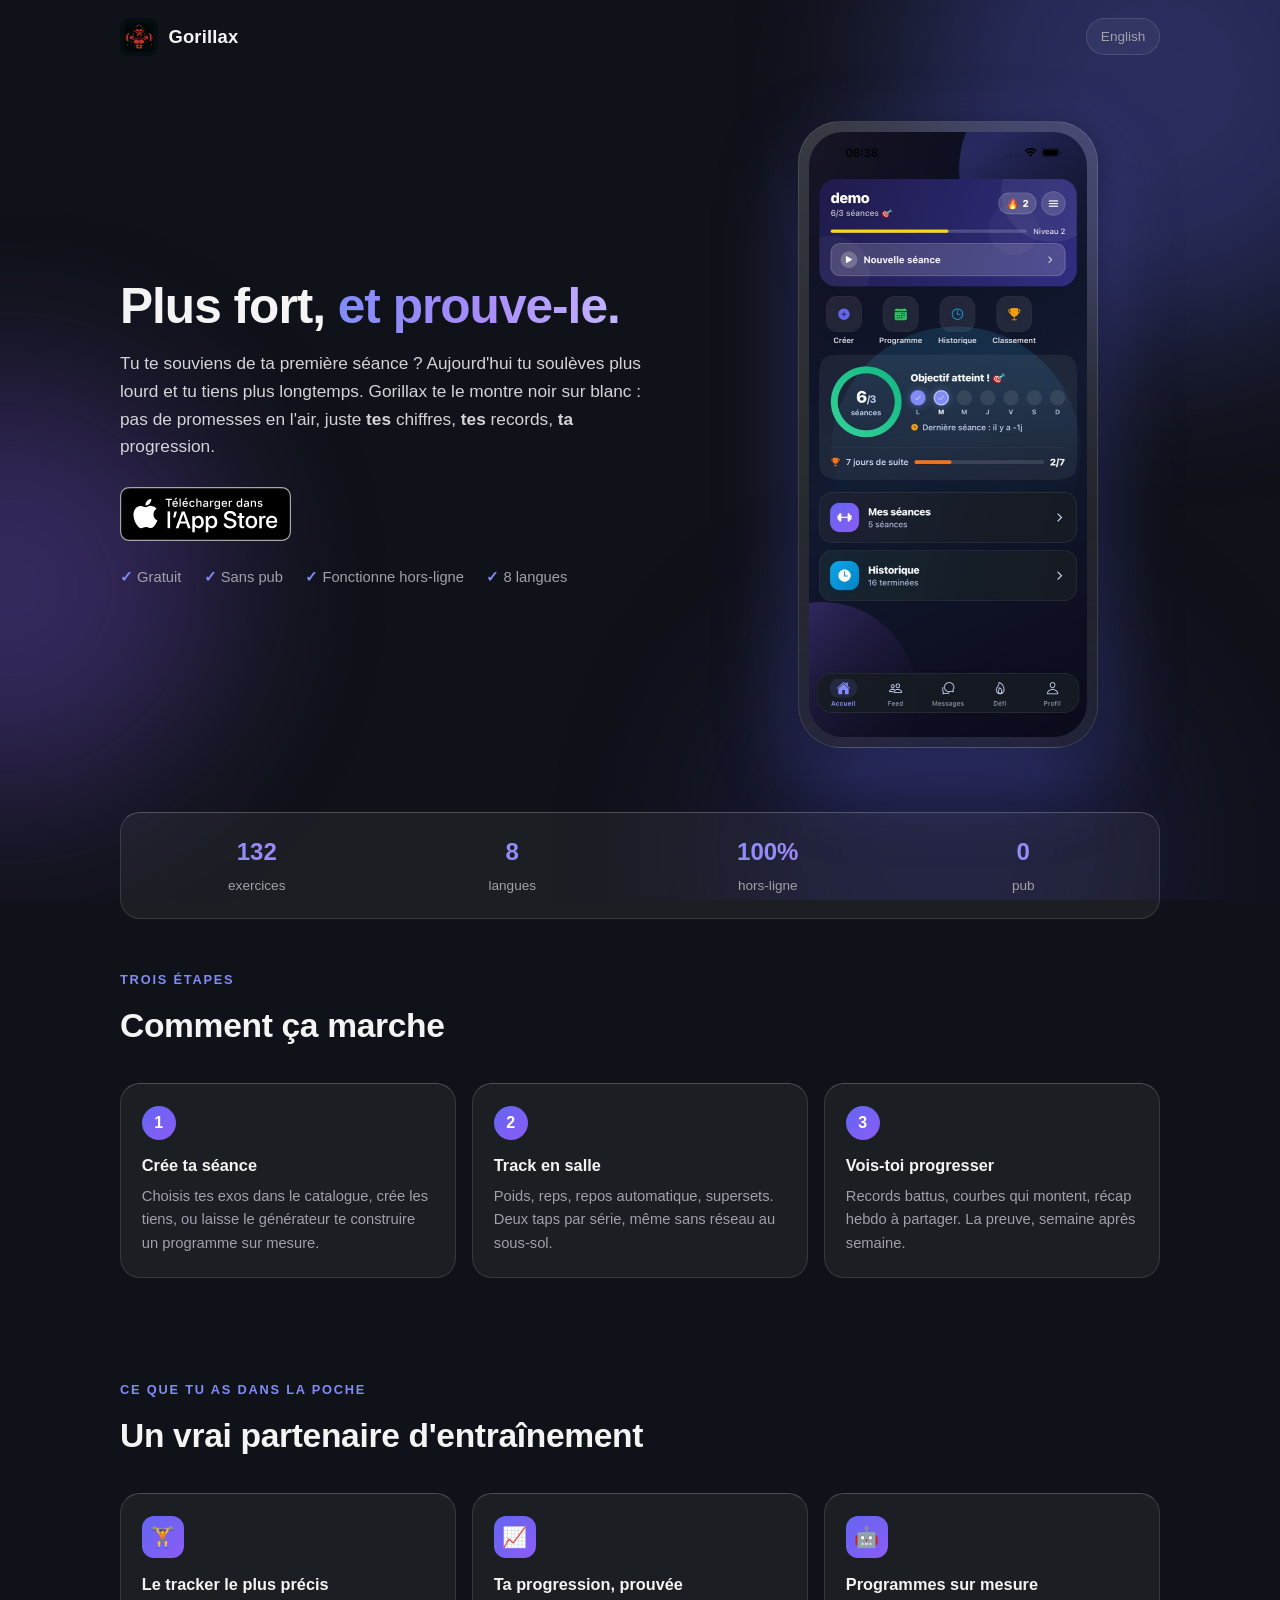
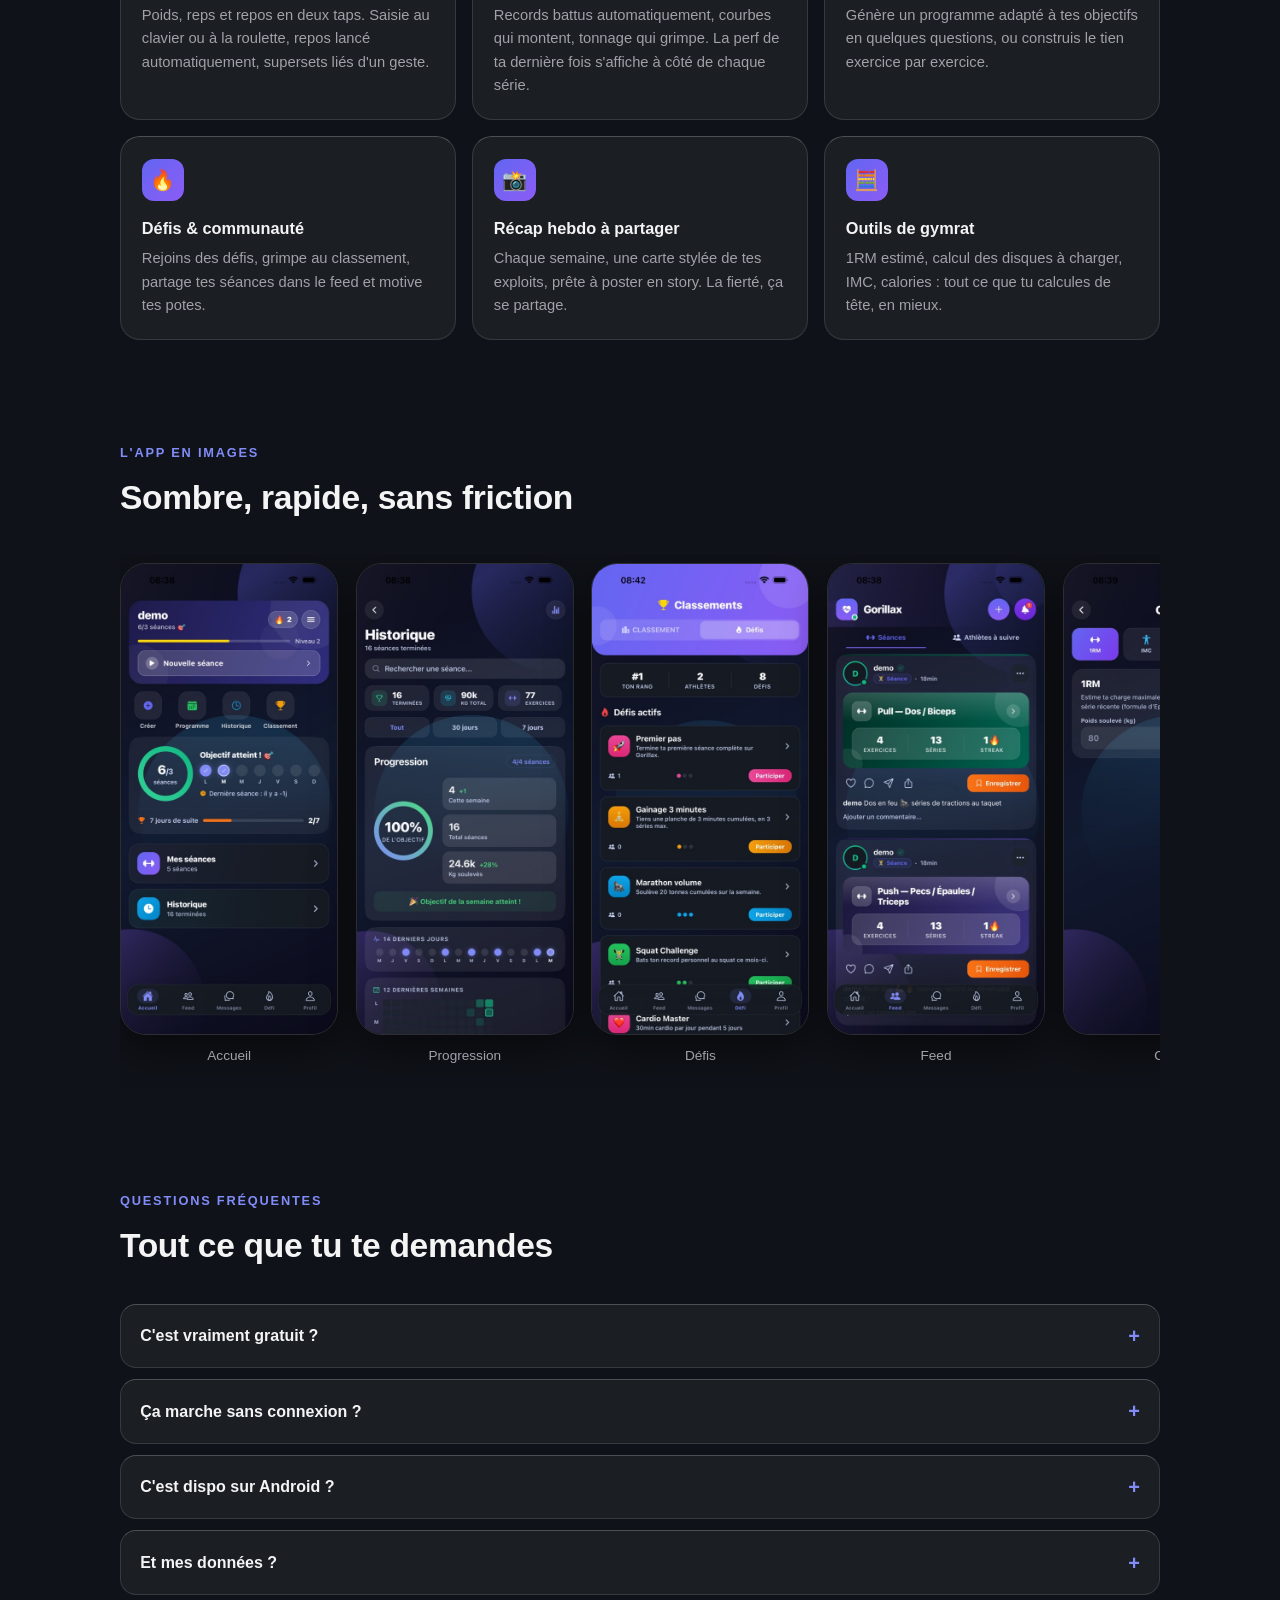
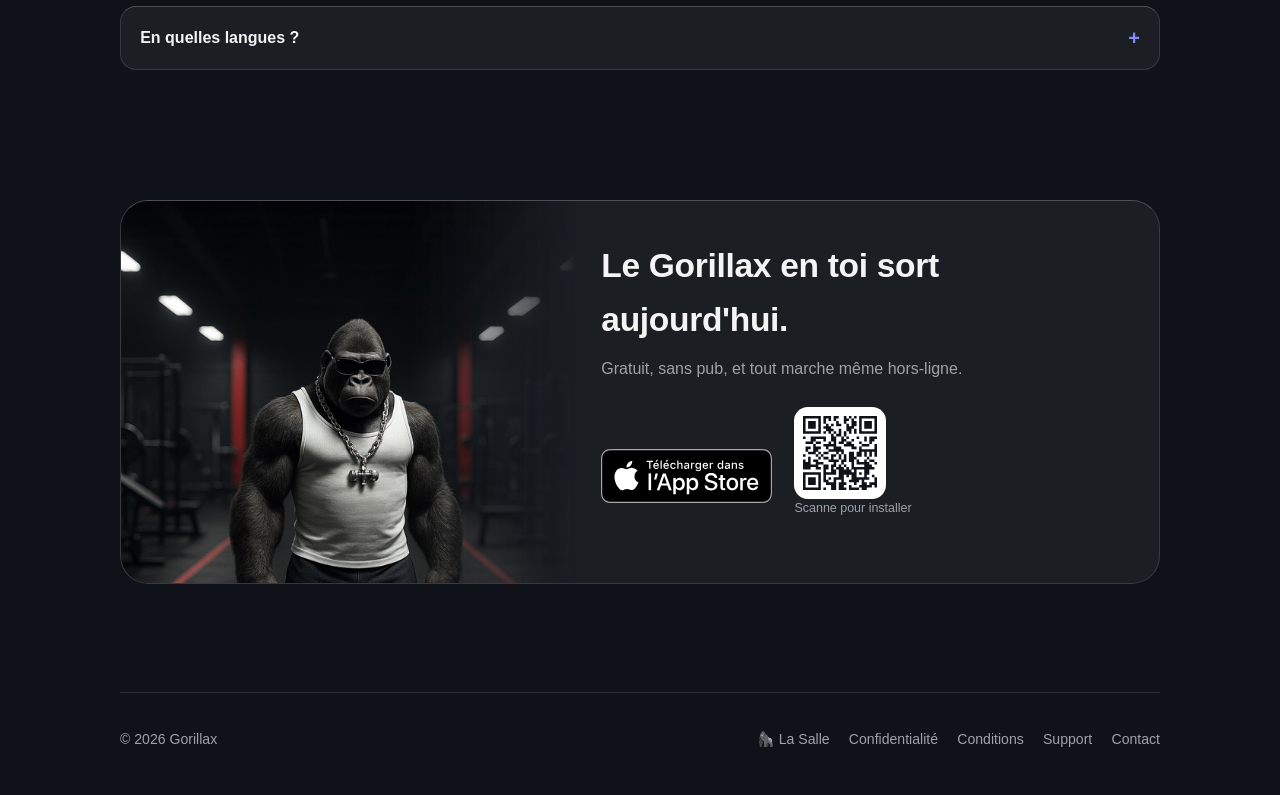
<file: index.html>
<!DOCTYPE html>
<html lang="fr">
<head>
  <meta charset="utf-8" />
  <meta name="viewport" content="width=device-width, initial-scale=1" />
  <title>Gorillax — L'app de musculation qui te prouve que tu deviens plus fort</title>
  <meta name="description" content="Suis tes séances, bats tes records, vois ta progression noir sur blanc. Gratuit, sans pub, fonctionne hors-ligne. Disponible sur l'App Store." />
  <link rel="canonical" href="https://gorillaxapp.com/" />
  <link rel="alternate" hreflang="fr" href="https://gorillaxapp.com/" />
  <link rel="alternate" hreflang="en" href="https://gorillaxapp.com/en.html" />
  <link rel="alternate" hreflang="x-default" href="https://gorillaxapp.com/" />
  <link rel="icon" type="image/png" href="assets/favicon.png" />
  <link rel="apple-touch-icon" href="assets/icon.png" />
  <meta property="og:type" content="website" />
  <meta property="og:site_name" content="Gorillax" />
  <meta property="og:title" content="Gorillax — Plus fort, et prouve-le" />
  <meta property="og:description" content="Chaque série te rapproche de la version la plus forte de toi. Suis tes séances, bats tes records, ressens la fierté." />
  <meta property="og:url" content="https://gorillaxapp.com/" />
  <meta property="og:image" content="https://gorillaxapp.com/assets/og.jpg" />
  <meta property="og:image:width" content="1200" />
  <meta property="og:image:height" content="630" />
  <meta name="twitter:card" content="summary_large_image" />
  <meta name="apple-itunes-app" content="app-id=6759853640" />
  <link rel="stylesheet" href="landing.css" />
  <script type="application/ld+json">
  {
    "@context": "https://schema.org",
    "@type": "SoftwareApplication",
    "name": "Gorillax Gym",
    "operatingSystem": "iOS",
    "applicationCategory": "HealthApplication",
    "description": "Suis tes séances de musculation, bats tes records et vois ta progression. Gratuit, sans pub, fonctionne hors-ligne.",
    "offers": { "@type": "Offer", "price": "0", "priceCurrency": "EUR" },
    "url": "https://gorillaxapp.com/",
    "installUrl": "https://apps.apple.com/app/id6759853640"
  }
  </script>
  <script type="application/ld+json">
  {
    "@context": "https://schema.org",
    "@type": "FAQPage",
    "mainEntity": [
      {"@type": "Question", "name": "Gorillax est-il gratuit ?", "acceptedAnswer": {"@type": "Answer", "text": "Oui. Le suivi de séance, les programmes, l'historique, les défis et le feed sont gratuits et sans publicité. Un abonnement optionnel (Gorillax+) débloque des bonus."}},
      {"@type": "Question", "name": "Gorillax fonctionne-t-il hors-ligne ?", "acceptedAnswer": {"@type": "Answer", "text": "Oui, tout fonctionne hors-ligne ; la synchronisation reprend automatiquement dès que le réseau revient."}},
      {"@type": "Question", "name": "Gorillax est-il disponible sur Android ?", "acceptedAnswer": {"@type": "Answer", "text": "Gorillax est disponible sur iPhone via l'App Store. La version Android est en préparation."}},
      {"@type": "Question", "name": "En quelles langues l'app est-elle disponible ?", "acceptedAnswer": {"@type": "Answer", "text": "Français, anglais, espagnol, allemand, italien, portugais, japonais et arabe."}}
    ]
  }
  </script>
</head>
<body>
  <div class="orbs"><div class="orb orb-1"></div><div class="orb orb-2"></div><div class="orb orb-3"></div></div>

  <div class="wrap">
    <header>
      <a class="brand" href="/"><img src="assets/icon.png" alt="" width="38" height="38" />Gorillax</a>
      <a class="lang-switch" href="en.html" hreflang="en">English</a>
    </header>

    <section class="hero">
      <div>
        <h1>Plus fort, <span class="grad">et prouve-le.</span></h1>
        <p class="pitch">
          Tu te souviens de ta première séance ? Aujourd'hui tu soulèves plus lourd et tu tiens plus longtemps.
          Gorillax te le montre noir sur blanc : pas de promesses en l'air, juste <strong>tes</strong> chiffres,
          <strong>tes</strong> records, <strong>ta</strong> progression.
        </p>
        <div class="badges">
          <a href="https://apps.apple.com/app/id6759853640" aria-label="Télécharger Gorillax dans l'App Store">
            <img class="store" src="assets/appstore-badge-fr.svg" alt="Télécharger dans l'App Store" />
          </a>
        </div>
        <ul class="hero-points">
          <li>Gratuit</li>
          <li>Sans pub</li>
          <li>Fonctionne hors-ligne</li>
          <li>8 langues</li>
        </ul>
      </div>
      <div class="phone">
        <img src="assets/shot-accueil.jpg" alt="Écran d'accueil de Gorillax : objectif de la semaine, série de 7 jours, séances et historique" />
      </div>
    </section>

    <div class="statband reveal">
      <div><span class="num">132</span><span class="lbl">exercices</span></div>
      <div><span class="num">8</span><span class="lbl">langues</span></div>
      <div><span class="num">100%</span><span class="lbl">hors-ligne</span></div>
      <div><span class="num">0</span><span class="lbl">pub</span></div>
    </div>

    <section id="how">
      <p class="kicker reveal">Trois étapes</p>
      <h2 class="reveal">Comment ça marche</h2>
      <div class="steps">
        <div class="step reveal">
          <span class="n">1</span>
          <h3>Crée ta séance</h3>
          <p>Choisis tes exos dans le catalogue, crée les tiens, ou laisse le générateur te construire un programme sur mesure.</p>
        </div>
        <div class="step reveal">
          <span class="n">2</span>
          <h3>Track en salle</h3>
          <p>Poids, reps, repos automatique, supersets. Deux taps par série, même sans réseau au sous-sol.</p>
        </div>
        <div class="step reveal">
          <span class="n">3</span>
          <h3>Vois-toi progresser</h3>
          <p>Records battus, courbes qui montent, récap hebdo à partager. La preuve, semaine après semaine.</p>
        </div>
      </div>
    </section>

    <section id="features">
      <p class="kicker reveal">Ce que tu as dans la poche</p>
      <h2 class="reveal">Un vrai partenaire d'entraînement</h2>
      <div class="grid">
        <div class="card reveal">
          <div class="ico">🏋️</div>
          <h3>Le tracker le plus précis</h3>
          <p>Poids, reps et repos en deux taps. Saisie au clavier ou à la roulette, repos lancé automatiquement, supersets liés d'un geste.</p>
        </div>
        <div class="card reveal">
          <div class="ico">📈</div>
          <h3>Ta progression, prouvée</h3>
          <p>Records battus automatiquement, courbes qui montent, tonnage qui grimpe. La perf de ta dernière fois s'affiche à côté de chaque série.</p>
        </div>
        <div class="card reveal">
          <div class="ico">🤖</div>
          <h3>Programmes sur mesure</h3>
          <p>Génère un programme adapté à tes objectifs en quelques questions, ou construis le tien exercice par exercice.</p>
        </div>
        <div class="card reveal">
          <div class="ico">🔥</div>
          <h3>Défis &amp; communauté</h3>
          <p>Rejoins des défis, grimpe au classement, partage tes séances dans le feed et motive tes potes.</p>
        </div>
        <div class="card reveal">
          <div class="ico">📸</div>
          <h3>Récap hebdo à partager</h3>
          <p>Chaque semaine, une carte stylée de tes exploits, prête à poster en story. La fierté, ça se partage.</p>
        </div>
        <div class="card reveal">
          <div class="ico">🧮</div>
          <h3>Outils de gymrat</h3>
          <p>1RM estimé, calcul des disques à charger, IMC, calories : tout ce que tu calcules de tête, en mieux.</p>
        </div>
      </div>
    </section>

    <section id="screens">
      <p class="kicker reveal">L'app en images</p>
      <h2 class="reveal">Sombre, rapide, sans friction</h2>
      <div class="shots">
        <figure><img src="assets/shot-accueil.jpg" alt="Accueil : objectif hebdo et séries" loading="lazy" /><figcaption>Accueil</figcaption></figure>
        <figure><img src="assets/shot-historique.jpg" alt="Historique et graphiques de progression" loading="lazy" /><figcaption>Progression</figcaption></figure>
        <figure><img src="assets/shot-defis.jpg" alt="Défis communautaires" loading="lazy" /><figcaption>Défis</figcaption></figure>
        <figure><img src="assets/shot-feed.jpg" alt="Feed social des séances" loading="lazy" /><figcaption>Feed</figcaption></figure>
        <figure><img src="assets/shot-outils.jpg" alt="Outils : 1RM, disques, IMC, calories" loading="lazy" /><figcaption>Outils</figcaption></figure>
      </div>
    </section>

    <section id="faq">
      <p class="kicker reveal">Questions fréquentes</p>
      <h2 class="reveal">Tout ce que tu te demandes</h2>
      <div class="faq reveal">
        <details>
          <summary>C'est vraiment gratuit ?</summary>
          <p>Oui. Le suivi de séance, les programmes, l'historique, les défis et le feed sont gratuits, sans publicité. Un abonnement optionnel (Gorillax+) débloque des bonus pour soutenir le projet.</p>
        </details>
        <details>
          <summary>Ça marche sans connexion ?</summary>
          <p>Oui — tout fonctionne hors-ligne : tu peux tracker ta séance au fin fond du sous-sol de ta salle. La synchronisation reprend automatiquement dès que tu retrouves du réseau.</p>
        </details>
        <details>
          <summary>C'est dispo sur Android ?</summary>
          <p>Gorillax est disponible sur iPhone (App Store). La version Android est en préparation.</p>
        </details>
        <details>
          <summary>Et mes données ?</summary>
          <p>Tes données d'entraînement t'appartiennent : pas de revente, pas de pub ciblée. Les détails sont dans la <a href="privacy.html">politique de confidentialité</a>.</p>
        </details>
        <details>
          <summary>En quelles langues ?</summary>
          <p>Français, anglais, espagnol, allemand, italien, portugais, japonais et arabe.</p>
        </details>
      </div>
    </section>

    <section>
      <div class="cta reveal">
        <div class="cta-mascot" role="img" aria-label="La mascotte gorille de Gorillax dans une salle de sport"></div>
        <div class="cta-body">
          <h2>Le Gorillax en toi sort aujourd'hui.</h2>
          <p>Gratuit, sans pub, et tout marche même hors-ligne.</p>
          <div class="badges">
            <a href="https://apps.apple.com/app/id6759853640" aria-label="Télécharger Gorillax dans l'App Store">
              <img class="store" src="assets/appstore-badge-fr.svg" alt="Télécharger dans l'App Store" />
            </a>
            <div class="qr-wrap">
              <span class="qr"><img src="assets/qr-appstore.svg" alt="QR code vers l'App Store" /></span>
              <p class="qr-hint">Scanne pour installer</p>
            </div>
          </div>
        </div>
      </div>
    </section>

    <footer>
      <div class="foot-row">
        <span>© 2026 Gorillax</span>
        <nav class="foot-links">
          <a href="lasalle.html">🦍 La Salle</a>
          <a href="privacy.html">Confidentialité</a>
          <a href="terms.html">Conditions</a>
          <a href="support.html">Support</a>
          <a href="mailto:arthur.destribats@gmail.com">Contact</a>
        </nav>
      </div>
    </footer>
  </div>

  <script>
    (function () {
      var els = document.querySelectorAll('.reveal');
      if (!('IntersectionObserver' in window)) {
        els.forEach(function (el) { el.classList.add('in'); });
        return;
      }
      var io = new IntersectionObserver(function (entries) {
        entries.forEach(function (e) {
          if (e.isIntersecting) { e.target.classList.add('in'); io.unobserve(e.target); }
        });
      }, { threshold: 0.12 });
      els.forEach(function (el) { io.observe(el); });
    })();
  </script>
</body>
</html>
</file>
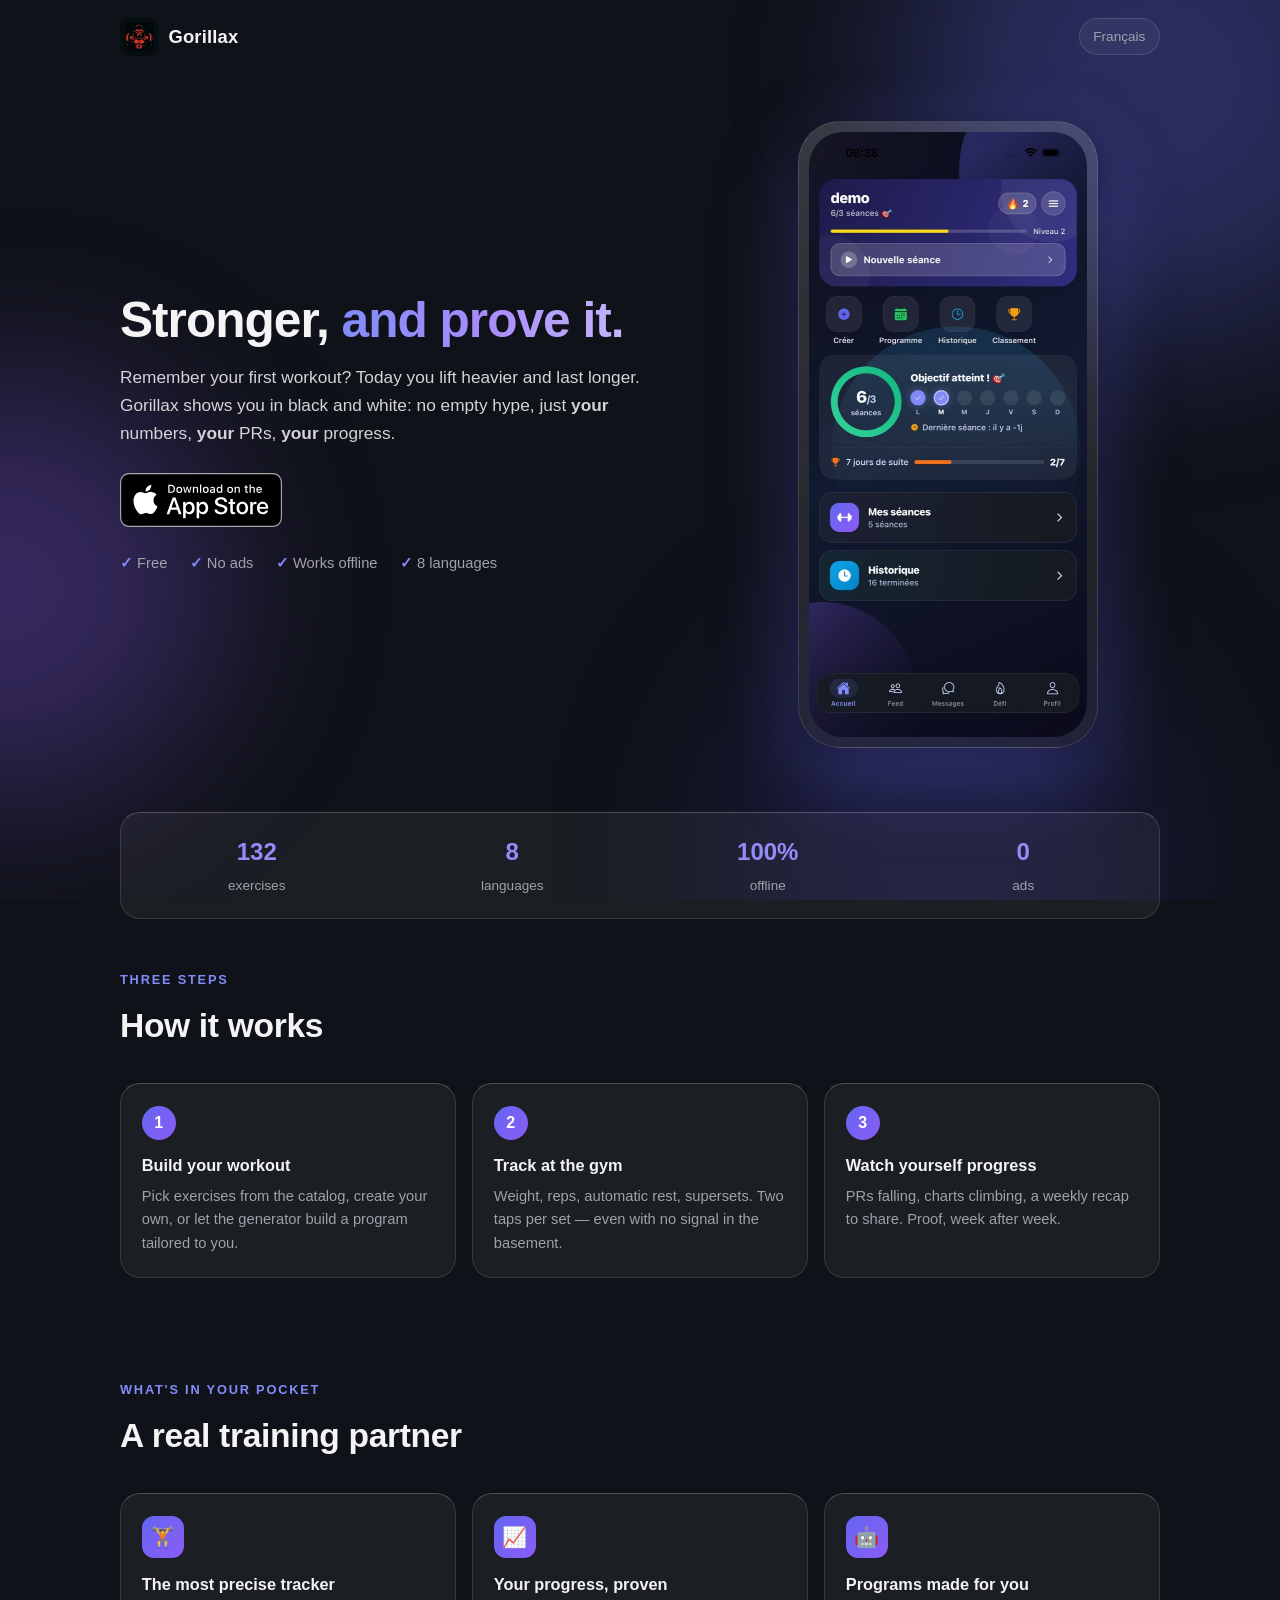
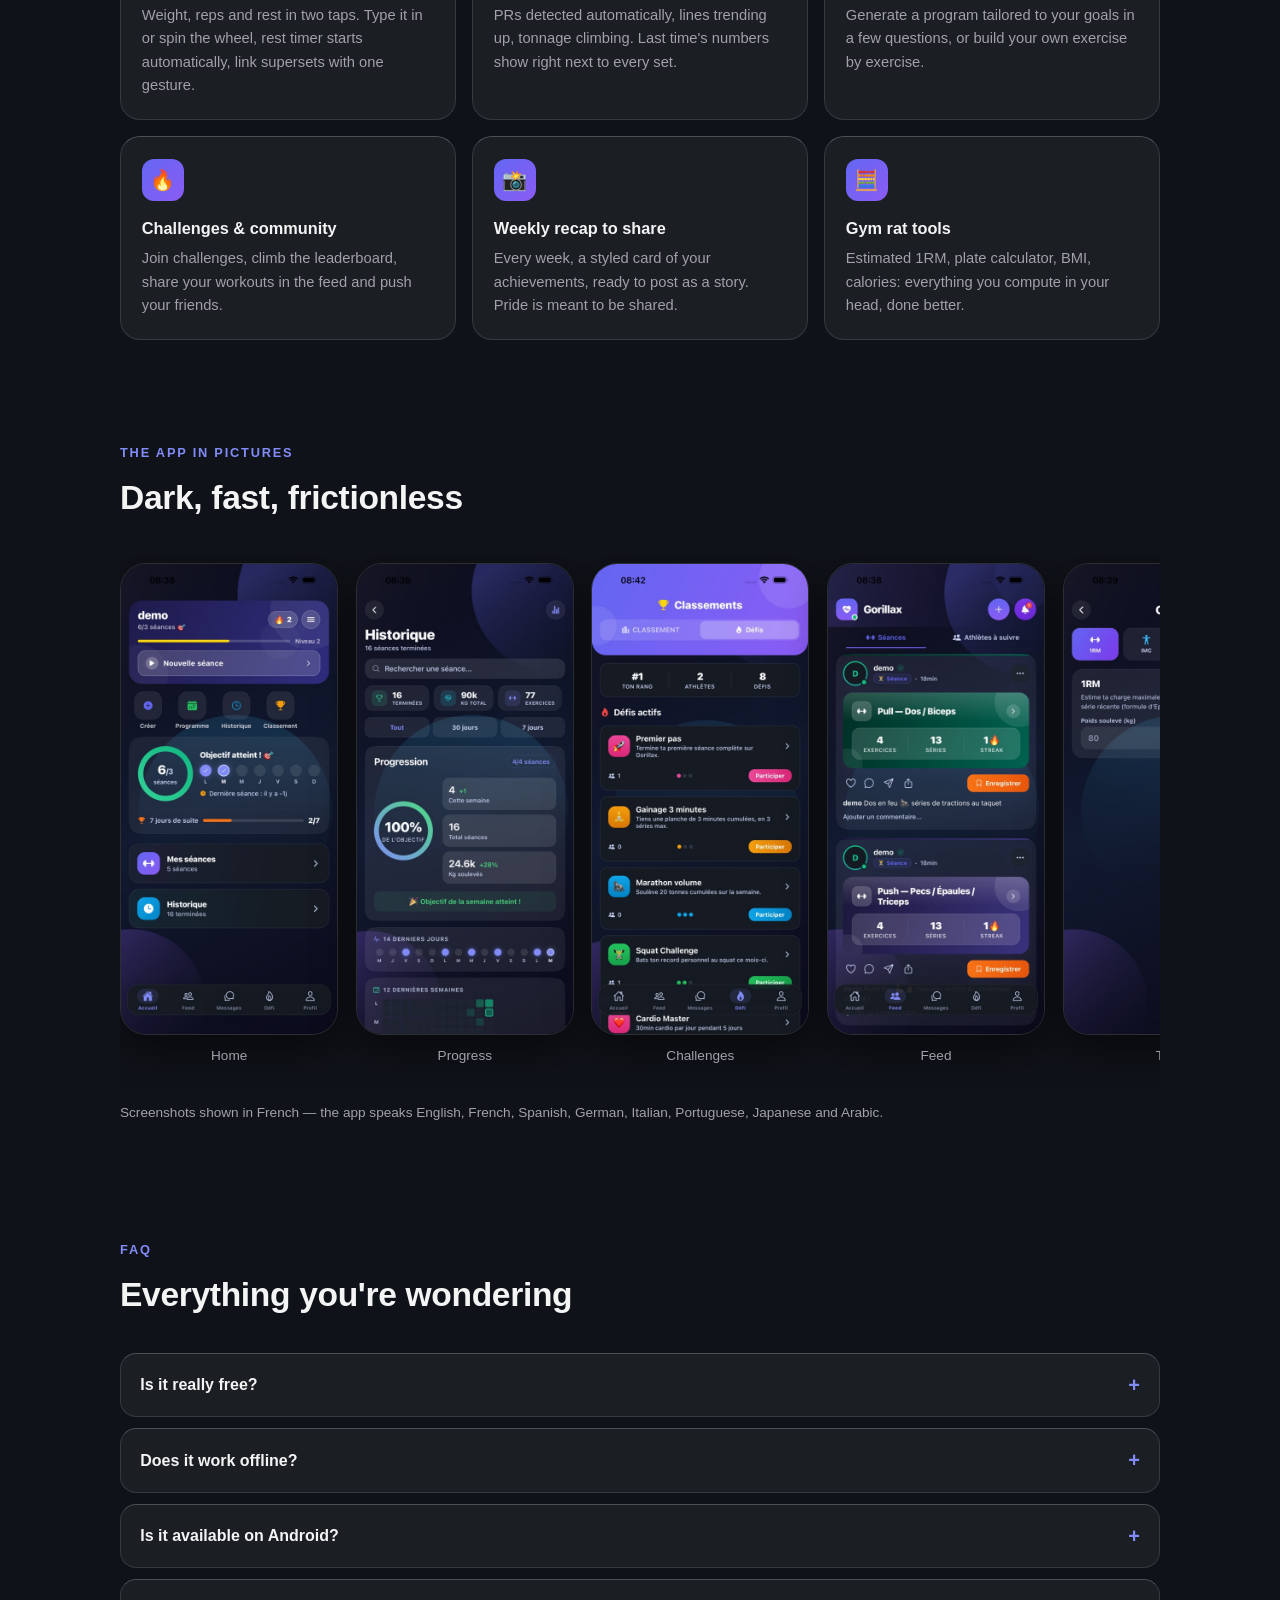
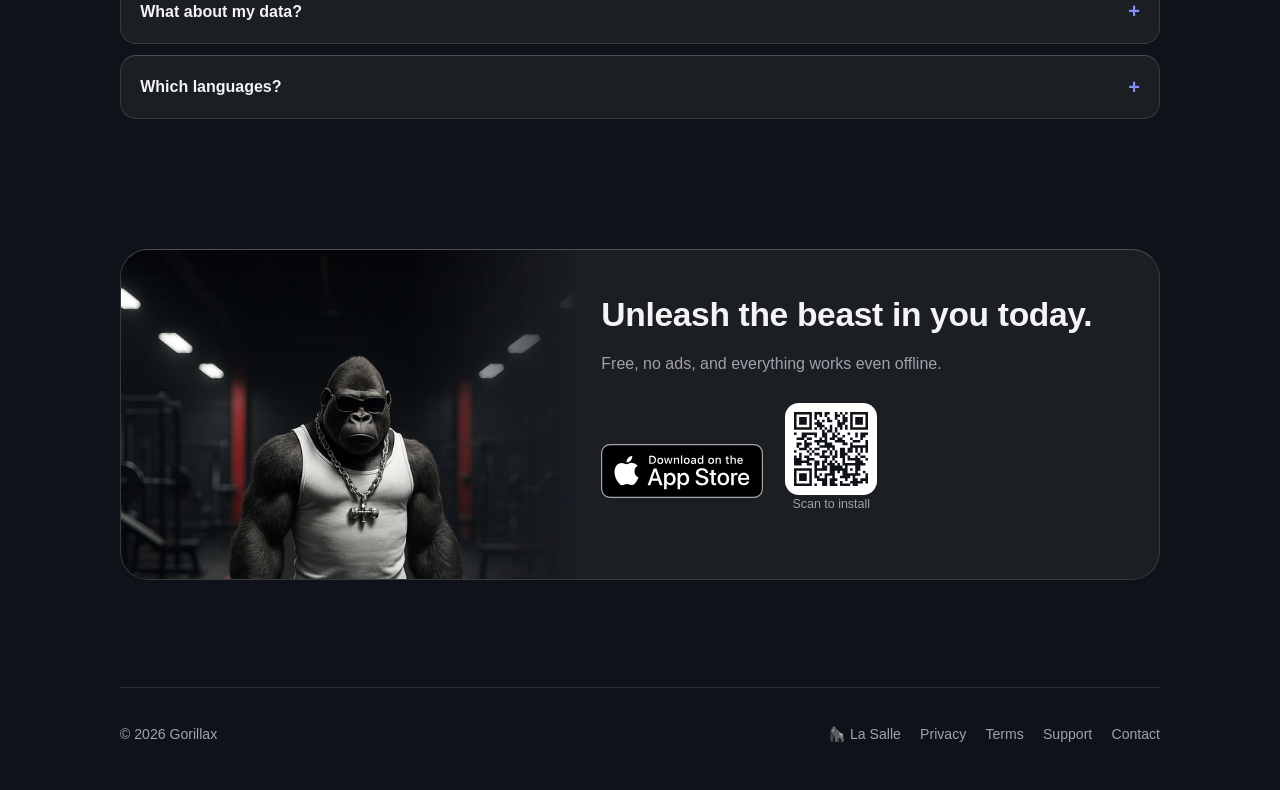
<file: en.html>
<!DOCTYPE html>
<html lang="en">
<head>
  <meta charset="utf-8" />
  <meta name="viewport" content="width=device-width, initial-scale=1" />
  <title>Gorillax — The workout tracker that proves you're getting stronger</title>
  <meta name="description" content="Log your workouts, smash your PRs, see your progress in black and white. Free, no ads, works offline. Available on the App Store." />
  <link rel="canonical" href="https://gorillaxapp.com/en.html" />
  <link rel="alternate" hreflang="fr" href="https://gorillaxapp.com/" />
  <link rel="alternate" hreflang="en" href="https://gorillaxapp.com/en.html" />
  <link rel="alternate" hreflang="x-default" href="https://gorillaxapp.com/" />
  <link rel="icon" type="image/png" href="assets/favicon.png" />
  <link rel="apple-touch-icon" href="assets/icon.png" />
  <meta property="og:type" content="website" />
  <meta property="og:site_name" content="Gorillax" />
  <meta property="og:title" content="Gorillax — Stronger, and prove it" />
  <meta property="og:description" content="Every set brings you closer to your strongest self. Log your workouts, smash your PRs, feel the pride." />
  <meta property="og:url" content="https://gorillaxapp.com/en.html" />
  <meta property="og:image" content="https://gorillaxapp.com/assets/og.jpg" />
  <meta property="og:image:width" content="1200" />
  <meta property="og:image:height" content="630" />
  <meta name="twitter:card" content="summary_large_image" />
  <meta name="apple-itunes-app" content="app-id=6759853640" />
  <link rel="stylesheet" href="landing.css" />
  <script type="application/ld+json">
  {
    "@context": "https://schema.org",
    "@type": "SoftwareApplication",
    "name": "Gorillax Gym",
    "operatingSystem": "iOS",
    "applicationCategory": "HealthApplication",
    "description": "Log your gym workouts, smash your PRs and see your progress. Free, no ads, works offline.",
    "offers": { "@type": "Offer", "price": "0", "priceCurrency": "USD" },
    "url": "https://gorillaxapp.com/en.html",
    "installUrl": "https://apps.apple.com/app/id6759853640"
  }
  </script>
  <script type="application/ld+json">
  {
    "@context": "https://schema.org",
    "@type": "FAQPage",
    "mainEntity": [
      {"@type": "Question", "name": "Is Gorillax free?", "acceptedAnswer": {"@type": "Answer", "text": "Yes. Workout tracking, programs, history, challenges and the feed are free with no ads. An optional subscription (Gorillax+) unlocks extras."}},
      {"@type": "Question", "name": "Does Gorillax work offline?", "acceptedAnswer": {"@type": "Answer", "text": "Yes, everything works offline; sync resumes automatically once you are back online."}},
      {"@type": "Question", "name": "Is Gorillax available on Android?", "acceptedAnswer": {"@type": "Answer", "text": "Gorillax is available on iPhone via the App Store. The Android version is in the works."}},
      {"@type": "Question", "name": "Which languages does the app support?", "acceptedAnswer": {"@type": "Answer", "text": "English, French, Spanish, German, Italian, Portuguese, Japanese and Arabic."}}
    ]
  }
  </script>
</head>
<body>
  <div class="orbs"><div class="orb orb-1"></div><div class="orb orb-2"></div><div class="orb orb-3"></div></div>

  <div class="wrap">
    <header>
      <a class="brand" href="en.html"><img src="assets/icon.png" alt="" width="38" height="38" />Gorillax</a>
      <a class="lang-switch" href="/" hreflang="fr">Français</a>
    </header>

    <section class="hero">
      <div>
        <h1>Stronger, <span class="grad">and prove it.</span></h1>
        <p class="pitch">
          Remember your first workout? Today you lift heavier and last longer.
          Gorillax shows you in black and white: no empty hype, just <strong>your</strong> numbers,
          <strong>your</strong> PRs, <strong>your</strong> progress.
        </p>
        <div class="badges">
          <a href="https://apps.apple.com/app/id6759853640" aria-label="Download Gorillax on the App Store">
            <img class="store" src="assets/appstore-badge-en.svg" alt="Download on the App Store" />
          </a>
        </div>
        <ul class="hero-points">
          <li>Free</li>
          <li>No ads</li>
          <li>Works offline</li>
          <li>8 languages</li>
        </ul>
      </div>
      <div class="phone">
        <img src="assets/shot-accueil.jpg" alt="Gorillax home screen: weekly goal, 7-day streak, workouts and history" />
      </div>
    </section>

    <div class="statband reveal">
      <div><span class="num">132</span><span class="lbl">exercises</span></div>
      <div><span class="num">8</span><span class="lbl">languages</span></div>
      <div><span class="num">100%</span><span class="lbl">offline</span></div>
      <div><span class="num">0</span><span class="lbl">ads</span></div>
    </div>

    <section id="how">
      <p class="kicker reveal">Three steps</p>
      <h2 class="reveal">How it works</h2>
      <div class="steps">
        <div class="step reveal">
          <span class="n">1</span>
          <h3>Build your workout</h3>
          <p>Pick exercises from the catalog, create your own, or let the generator build a program tailored to you.</p>
        </div>
        <div class="step reveal">
          <span class="n">2</span>
          <h3>Track at the gym</h3>
          <p>Weight, reps, automatic rest, supersets. Two taps per set — even with no signal in the basement.</p>
        </div>
        <div class="step reveal">
          <span class="n">3</span>
          <h3>Watch yourself progress</h3>
          <p>PRs falling, charts climbing, a weekly recap to share. Proof, week after week.</p>
        </div>
      </div>
    </section>

    <section id="features">
      <p class="kicker reveal">What's in your pocket</p>
      <h2 class="reveal">A real training partner</h2>
      <div class="grid">
        <div class="card reveal">
          <div class="ico">🏋️</div>
          <h3>The most precise tracker</h3>
          <p>Weight, reps and rest in two taps. Type it in or spin the wheel, rest timer starts automatically, link supersets with one gesture.</p>
        </div>
        <div class="card reveal">
          <div class="ico">📈</div>
          <h3>Your progress, proven</h3>
          <p>PRs detected automatically, lines trending up, tonnage climbing. Last time's numbers show right next to every set.</p>
        </div>
        <div class="card reveal">
          <div class="ico">🤖</div>
          <h3>Programs made for you</h3>
          <p>Generate a program tailored to your goals in a few questions, or build your own exercise by exercise.</p>
        </div>
        <div class="card reveal">
          <div class="ico">🔥</div>
          <h3>Challenges &amp; community</h3>
          <p>Join challenges, climb the leaderboard, share your workouts in the feed and push your friends.</p>
        </div>
        <div class="card reveal">
          <div class="ico">📸</div>
          <h3>Weekly recap to share</h3>
          <p>Every week, a styled card of your achievements, ready to post as a story. Pride is meant to be shared.</p>
        </div>
        <div class="card reveal">
          <div class="ico">🧮</div>
          <h3>Gym rat tools</h3>
          <p>Estimated 1RM, plate calculator, BMI, calories: everything you compute in your head, done better.</p>
        </div>
      </div>
    </section>

    <section id="screens">
      <p class="kicker reveal">The app in pictures</p>
      <h2 class="reveal">Dark, fast, frictionless</h2>
      <div class="shots">
        <figure><img src="assets/shot-accueil.jpg" alt="Home: weekly goal and streak" loading="lazy" /><figcaption>Home</figcaption></figure>
        <figure><img src="assets/shot-historique.jpg" alt="History and progress charts" loading="lazy" /><figcaption>Progress</figcaption></figure>
        <figure><img src="assets/shot-defis.jpg" alt="Community challenges" loading="lazy" /><figcaption>Challenges</figcaption></figure>
        <figure><img src="assets/shot-feed.jpg" alt="Social workout feed" loading="lazy" /><figcaption>Feed</figcaption></figure>
        <figure><img src="assets/shot-outils.jpg" alt="Tools: 1RM, plates, BMI, calories" loading="lazy" /><figcaption>Tools</figcaption></figure>
      </div>
      <p style="color: var(--muted); font-size: 0.85rem;">Screenshots shown in French — the app speaks English, French, Spanish, German, Italian, Portuguese, Japanese and Arabic.</p>
    </section>

    <section id="faq">
      <p class="kicker reveal">FAQ</p>
      <h2 class="reveal">Everything you're wondering</h2>
      <div class="faq reveal">
        <details>
          <summary>Is it really free?</summary>
          <p>Yes. Workout tracking, programs, history, challenges and the feed are free, with no ads. An optional subscription (Gorillax+) unlocks extras to support the project.</p>
        </details>
        <details>
          <summary>Does it work offline?</summary>
          <p>Yes — everything works offline: track your workout in the deepest gym basement. Sync resumes automatically as soon as you're back online.</p>
        </details>
        <details>
          <summary>Is it available on Android?</summary>
          <p>Gorillax is available on iPhone (App Store). The Android version is in the works.</p>
        </details>
        <details>
          <summary>What about my data?</summary>
          <p>Your training data is yours: no reselling, no targeted ads. Details in the <a href="privacy-en.html">privacy policy</a>.</p>
        </details>
        <details>
          <summary>Which languages?</summary>
          <p>English, French, Spanish, German, Italian, Portuguese, Japanese and Arabic.</p>
        </details>
      </div>
    </section>

    <section>
      <div class="cta reveal">
        <div class="cta-mascot" role="img" aria-label="The Gorillax gorilla mascot in a gym"></div>
        <div class="cta-body">
          <h2>Unleash the beast in you today.</h2>
          <p>Free, no ads, and everything works even offline.</p>
          <div class="badges">
            <a href="https://apps.apple.com/app/id6759853640" aria-label="Download Gorillax on the App Store">
              <img class="store" src="assets/appstore-badge-en.svg" alt="Download on the App Store" />
            </a>
            <div class="qr-wrap">
              <span class="qr"><img src="assets/qr-appstore.svg" alt="QR code to the App Store" /></span>
              <p class="qr-hint">Scan to install</p>
            </div>
          </div>
        </div>
      </div>
    </section>

    <footer>
      <div class="foot-row">
        <span>© 2026 Gorillax</span>
        <nav class="foot-links">
          <a href="lasalle.html">🦍 La Salle</a>
          <a href="privacy-en.html">Privacy</a>
          <a href="terms-en.html">Terms</a>
          <a href="support-en.html">Support</a>
          <a href="mailto:arthur.destribats@gmail.com">Contact</a>
        </nav>
      </div>
    </footer>
  </div>
  <script>
    (function () {
      var els = document.querySelectorAll('.reveal');
      if (!('IntersectionObserver' in window)) {
        els.forEach(function (el) { el.classList.add('in'); });
        return;
      }
      var io = new IntersectionObserver(function (entries) {
        entries.forEach(function (e) {
          if (e.isIntersecting) { e.target.classList.add('in'); io.unobserve(e.target); }
        });
      }, { threshold: 0.12 });
      els.forEach(function (el) { io.observe(el); });
    })();
  </script>
</body>
</html>
</file>
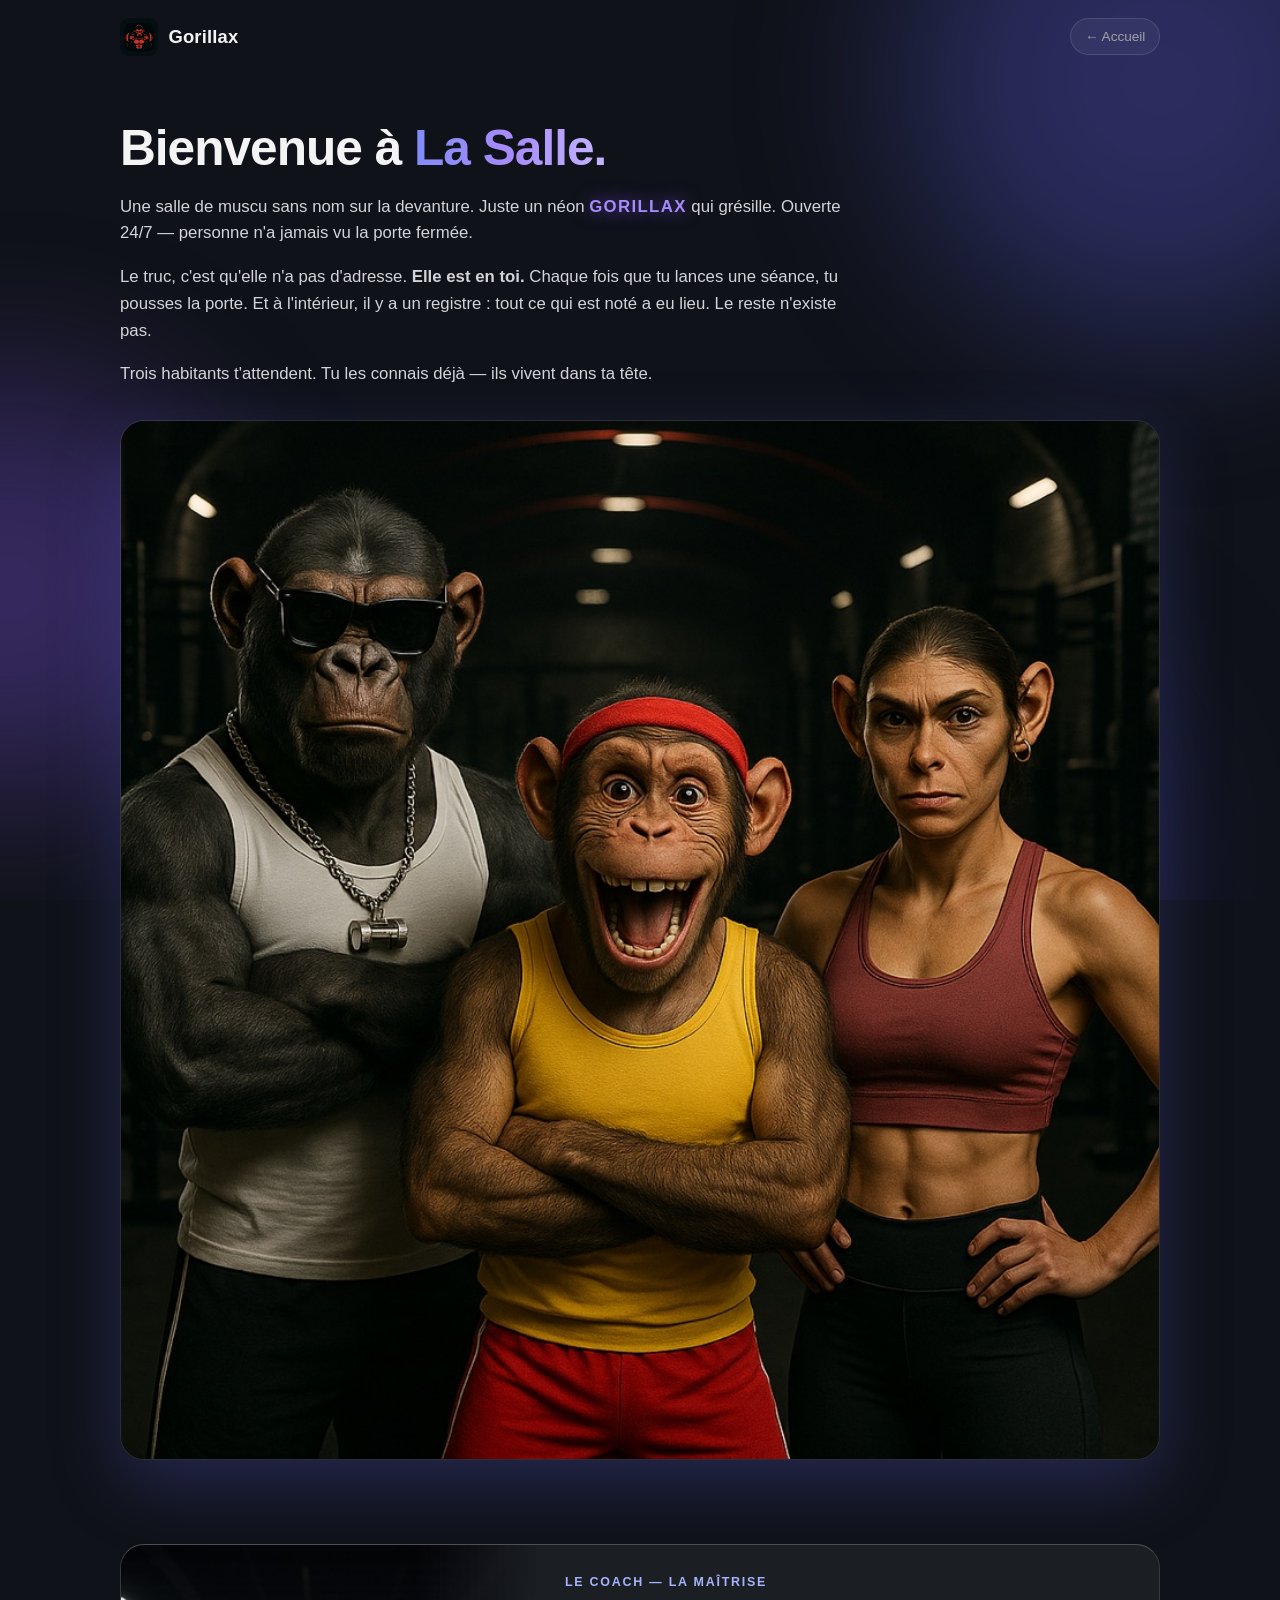
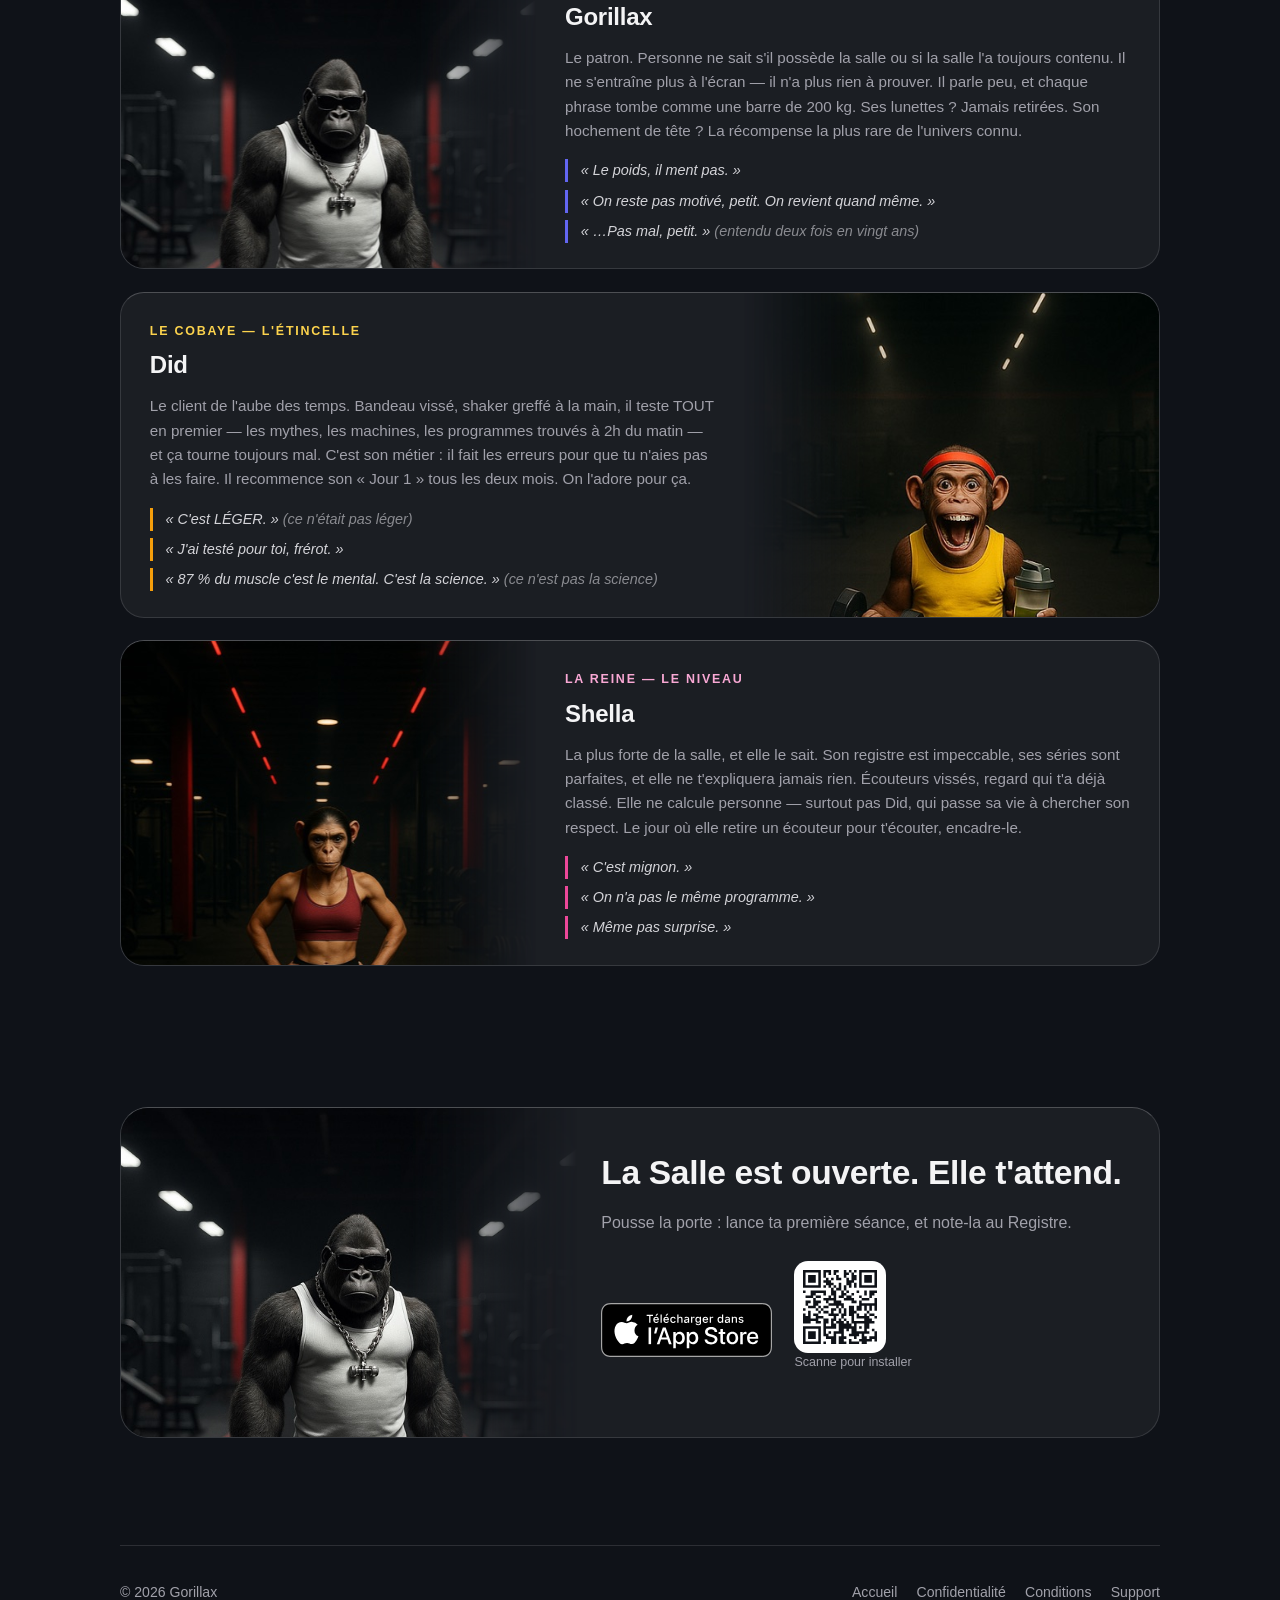
<file: lasalle.html>
<!DOCTYPE html>
<html lang="fr">
<head>
  <meta charset="utf-8" />
  <meta name="viewport" content="width=device-width, initial-scale=1" />
  <title>La Salle — l'univers Gorillax</title>
  <meta name="description" content="Une salle sans adresse, ouverte 24/7, un néon qui grésille. Rencontre le Coach, Did et Shella — les trois voix qui vivent dans la tête de tout pratiquant." />
  <link rel="canonical" href="https://gorillaxapp.com/lasalle.html" />
  <link rel="icon" type="image/png" href="assets/favicon.png" />
  <link rel="apple-touch-icon" href="assets/icon.png" />
  <meta property="og:type" content="website" />
  <meta property="og:site_name" content="Gorillax" />
  <meta property="og:title" content="La Salle — l'univers Gorillax" />
  <meta property="og:description" content="Une salle sans adresse, ouverte 24/7. Le Coach, Did et Shella t'attendent. Le poids, il ment pas." />
  <meta property="og:url" content="https://gorillaxapp.com/lasalle.html" />
  <meta property="og:image" content="https://gorillaxapp.com/assets/troupe.jpg" />
  <meta name="twitter:card" content="summary_large_image" />
  <meta name="apple-itunes-app" content="app-id=6759853640" />
  <link rel="stylesheet" href="landing.css" />
  <style>
    .lore {
      max-width: 46rem;
      color: #D4D4D8;
      font-size: 1.05rem;
    }
    .lore .neon {
      color: #A78BFA;
      font-weight: 800;
      letter-spacing: 0.08em;
      text-shadow: 0 0 18px rgba(139, 92, 246, 0.8);
    }
    .troupe-hero {
      border-radius: 24px;
      border: 1px solid var(--panel-border);
      overflow: hidden;
      margin: 2rem 0 0;
      box-shadow: 0 24px 70px rgba(99, 102, 241, 0.25);
    }
    .troupe-hero img { width: 100%; display: block; }
    .persona {
      display: grid;
      grid-template-columns: 0.8fr 1.2fr;
      gap: 0;
      background: var(--panel);
      border: 1px solid var(--panel-border);
      border-top-color: var(--panel-highlight);
      border-radius: 24px;
      overflow: hidden;
      margin-bottom: 1.4rem;
    }
    .persona.flip { grid-template-columns: 1.2fr 0.8fr; }
    .persona .pic {
      min-height: 300px;
      background-size: cover;
      background-position: center 18%;
    }
    .persona .pic.fade-r {
      -webkit-mask-image: linear-gradient(to right, black 70%, transparent);
      mask-image: linear-gradient(to right, black 70%, transparent);
    }
    .persona .pic.fade-l {
      -webkit-mask-image: linear-gradient(to left, black 70%, transparent);
      mask-image: linear-gradient(to left, black 70%, transparent);
    }
    .persona .bio { padding: 1.8rem 1.8rem 1.6rem; }
    .persona .role {
      font-size: 0.78rem;
      font-weight: 800;
      text-transform: uppercase;
      letter-spacing: 0.14em;
      margin-bottom: 0.3rem;
    }
    .persona h3 { font-size: 1.5rem; margin: 0 0 0.6rem; letter-spacing: -0.01em; }
    .persona p { color: var(--muted); font-size: 0.95rem; margin: 0 0 1rem; }
    .quotes { display: flex; flex-direction: column; gap: 0.45rem; }
    .quotes span {
      font-size: 0.9rem;
      color: #D4D4D8;
      border-left: 3px solid;
      padding-left: 0.8rem;
      font-style: italic;
    }
    .coach .role, .coach .quotes span { color: #A5B4FC; border-color: #6366F1; }
    .did .role, .did .quotes span { color: #FCD34D; border-color: #F59E0B; }
    .shella .role, .shella .quotes span { color: #F9A8D4; border-color: #EC4899; }
    .coach .quotes span, .did .quotes span, .shella .quotes span { color: #D4D4D8; }
    @media (max-width: 700px) {
      .persona, .persona.flip { grid-template-columns: 1fr; }
      .persona .pic { min-height: 240px; }
      .persona .pic.fade-r, .persona .pic.fade-l {
        -webkit-mask-image: linear-gradient(to bottom, black 60%, transparent);
        mask-image: linear-gradient(to bottom, black 60%, transparent);
      }
      .persona.flip .pic { order: -1; }
    }
  </style>
</head>
<body>
  <div class="orbs"><div class="orb orb-1"></div><div class="orb orb-2"></div><div class="orb orb-3"></div></div>

  <div class="wrap">
    <header>
      <a class="brand" href="/"><img src="assets/icon.png" alt="" width="38" height="38" />Gorillax</a>
      <a class="lang-switch" href="/">← Accueil</a>
    </header>

    <section class="hero" style="display:block; padding-bottom:2rem;">
      <h1>Bienvenue à <span class="grad">La Salle.</span></h1>
      <div class="lore">
        <p>
          Une salle de muscu sans nom sur la devanture. Juste un néon <span class="neon">GORILLAX</span>
          qui grésille. Ouverte 24/7 — personne n'a jamais vu la porte fermée.
        </p>
        <p>
          Le truc, c'est qu'elle n'a pas d'adresse. <strong>Elle est en toi.</strong>
          Chaque fois que tu lances une séance, tu pousses la porte. Et à l'intérieur,
          il y a un registre : tout ce qui est noté a eu lieu. Le reste n'existe pas.
        </p>
        <p>Trois habitants t'attendent. Tu les connais déjà — ils vivent dans ta tête.</p>
      </div>
      <div class="troupe-hero reveal">
        <img src="assets/troupe.jpg" alt="Le Coach, Did et Shella dans la salle" />
      </div>
    </section>

    <section>
      <div class="persona coach reveal">
        <div class="pic fade-r" style="background-image:url('assets/coach.jpg')" role="img" aria-label="Le Coach, gorille massif en marcel blanc et lunettes de soleil"></div>
        <div class="bio">
          <div class="role">Le Coach — la maîtrise</div>
          <h3>Gorillax</h3>
          <p>
            Le patron. Personne ne sait s'il possède la salle ou si la salle l'a toujours contenu.
            Il ne s'entraîne plus à l'écran — il n'a plus rien à prouver. Il parle peu, et chaque
            phrase tombe comme une barre de 200 kg. Ses lunettes ? Jamais retirées. Son hochement
            de tête ? La récompense la plus rare de l'univers connu.
          </p>
          <div class="quotes">
            <span>« Le poids, il ment pas. »</span>
            <span>« On reste pas motivé, petit. On revient quand même. »</span>
            <span>« …Pas mal, petit. » <em style="opacity:.6">(entendu deux fois en vingt ans)</em></span>
          </div>
        </div>
      </div>

      <div class="persona did flip reveal">
        <div class="bio">
          <div class="role">Le cobaye — l'étincelle</div>
          <h3>Did</h3>
          <p>
            Le client de l'aube des temps. Bandeau vissé, shaker greffé à la main, il teste TOUT
            en premier — les mythes, les machines, les programmes trouvés à 2h du matin — et ça
            tourne toujours mal. C'est son métier : il fait les erreurs pour que tu n'aies pas à
            les faire. Il recommence son « Jour 1 » tous les deux mois. On l'adore pour ça.
          </p>
          <div class="quotes">
            <span>« C'est LÉGER. » <em style="opacity:.6">(ce n'était pas léger)</em></span>
            <span>« J'ai testé pour toi, frérot. »</span>
            <span>« 87 % du muscle c'est le mental. C'est la science. » <em style="opacity:.6">(ce n'est pas la science)</em></span>
          </div>
        </div>
        <div class="pic fade-l" style="background-image:url('assets/did.jpg')" role="img" aria-label="Did, chimpanzé surexcité en marcel jaune et bandeau rouge"></div>
      </div>

      <div class="persona shella reveal">
        <div class="pic fade-r" style="background-image:url('assets/shella.jpg')" role="img" aria-label="Shella, chimpanzée athlétique au regard assuré"></div>
        <div class="bio">
          <div class="role">La reine — le niveau</div>
          <h3>Shella</h3>
          <p>
            La plus forte de la salle, et elle le sait. Son registre est impeccable, ses séries
            sont parfaites, et elle ne t'expliquera jamais rien. Écouteurs vissés, regard qui t'a
            déjà classé. Elle ne calcule personne — surtout pas Did, qui passe sa vie à chercher
            son respect. Le jour où elle retire un écouteur pour t'écouter, encadre-le.
          </p>
          <div class="quotes">
            <span>« C'est mignon. »</span>
            <span>« On n'a pas le même programme. »</span>
            <span>« Même pas surprise. »</span>
          </div>
        </div>
      </div>
    </section>

    <section>
      <div class="cta reveal">
        <div class="cta-mascot" role="img" aria-label="Le Coach dans la salle"></div>
        <div class="cta-body">
          <h2>La Salle est ouverte. Elle t'attend.</h2>
          <p>Pousse la porte : lance ta première séance, et note-la au Registre.</p>
          <div class="badges">
            <a href="https://apps.apple.com/app/id6759853640" aria-label="Télécharger Gorillax dans l'App Store">
              <img class="store" src="assets/appstore-badge-fr.svg" alt="Télécharger dans l'App Store" />
            </a>
            <div class="qr-wrap">
              <span class="qr"><img src="assets/qr-appstore.svg" alt="QR code vers l'App Store" /></span>
              <p class="qr-hint">Scanne pour installer</p>
            </div>
          </div>
        </div>
      </div>
    </section>

    <footer>
      <div class="foot-row">
        <span>© 2026 Gorillax</span>
        <nav class="foot-links">
          <a href="/">Accueil</a>
          <a href="privacy.html">Confidentialité</a>
          <a href="terms.html">Conditions</a>
          <a href="support.html">Support</a>
        </nav>
      </div>
    </footer>
  </div>

  <script>
    (function () {
      var els = document.querySelectorAll('.reveal');
      if (!('IntersectionObserver' in window)) {
        els.forEach(function (el) { el.classList.add('in'); });
        return;
      }
      var io = new IntersectionObserver(function (entries) {
        entries.forEach(function (e) {
          if (e.isIntersecting) { e.target.classList.add('in'); io.unobserve(e.target); }
        });
      }, { threshold: 0.12 });
      els.forEach(function (el) { io.observe(el); });
    })();
  </script>
</body>
</html>
</file>
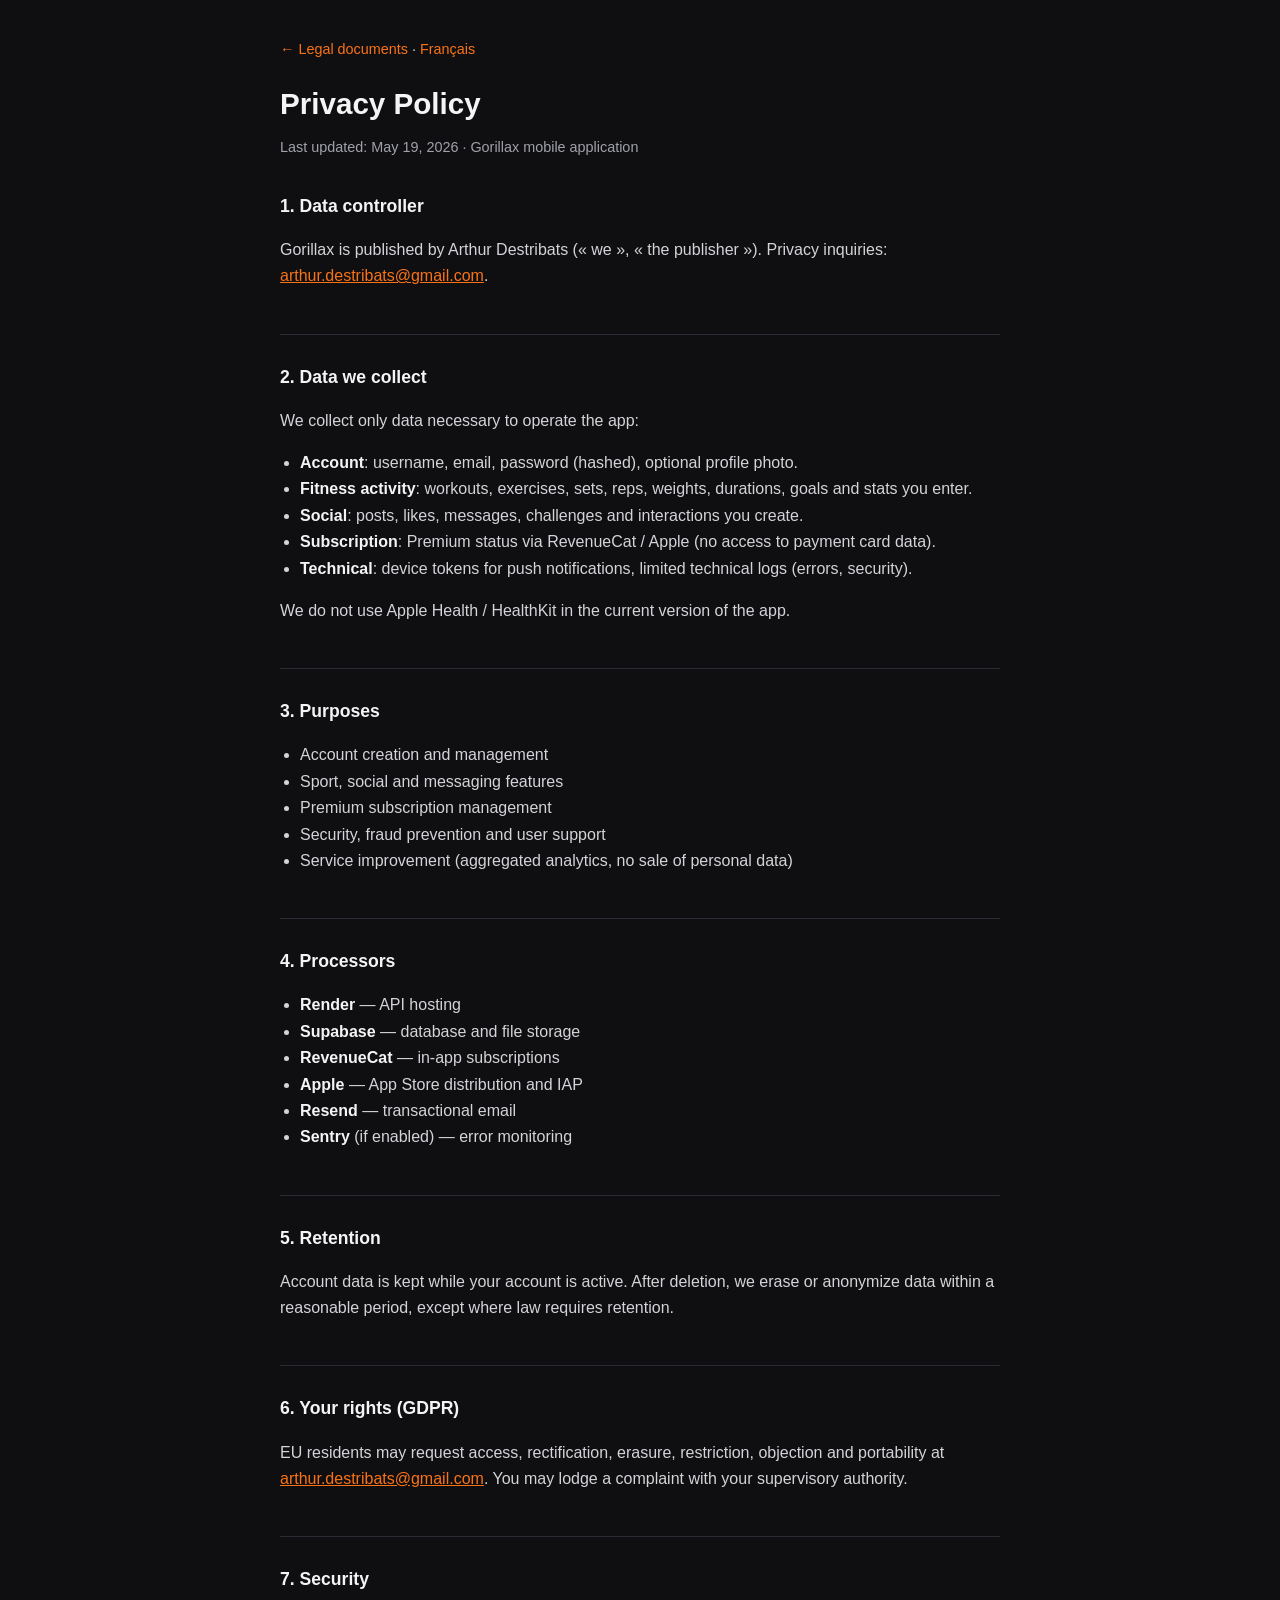
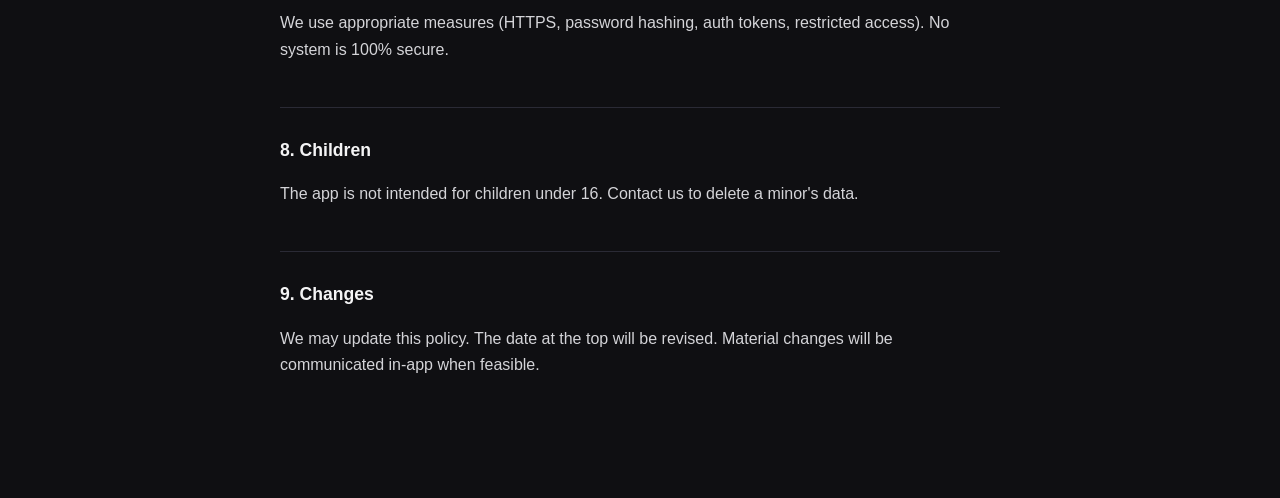
<file: privacy-en.html>
<!DOCTYPE html>
<html lang="en">
<head>
  <meta charset="utf-8" />
  <meta name="viewport" content="width=device-width, initial-scale=1" />
  <title>Privacy Policy — Gorillax</title>
  <link rel="stylesheet" href="style.css" />
</head>
<body>
  <main class="wrap">
    <p class="back"><a href="index.html">← Legal documents</a> · <a href="privacy.html">Français</a></p>
    <h1>Privacy Policy</h1>
    <p class="meta">Last updated: May 19, 2026 · Gorillax mobile application</p>

    <section>
      <h2>1. Data controller</h2>
      <p>Gorillax is published by Arthur Destribats (« we », « the publisher »). Privacy inquiries: <a href="mailto:arthur.destribats@gmail.com">arthur.destribats@gmail.com</a>.</p>
    </section>

    <section>
      <h2>2. Data we collect</h2>
      <p>We collect only data necessary to operate the app:</p>
      <ul>
        <li><strong>Account</strong>: username, email, password (hashed), optional profile photo.</li>
        <li><strong>Fitness activity</strong>: workouts, exercises, sets, reps, weights, durations, goals and stats you enter.</li>
        <li><strong>Social</strong>: posts, likes, messages, challenges and interactions you create.</li>
        <li><strong>Subscription</strong>: Premium status via RevenueCat / Apple (no access to payment card data).</li>
        <li><strong>Technical</strong>: device tokens for push notifications, limited technical logs (errors, security).</li>
      </ul>
      <p>We do not use Apple Health / HealthKit in the current version of the app.</p>
    </section>

    <section>
      <h2>3. Purposes</h2>
      <ul>
        <li>Account creation and management</li>
        <li>Sport, social and messaging features</li>
        <li>Premium subscription management</li>
        <li>Security, fraud prevention and user support</li>
        <li>Service improvement (aggregated analytics, no sale of personal data)</li>
      </ul>
    </section>

    <section>
      <h2>4. Processors</h2>
      <ul>
        <li><strong>Render</strong> — API hosting</li>
        <li><strong>Supabase</strong> — database and file storage</li>
        <li><strong>RevenueCat</strong> — in-app subscriptions</li>
        <li><strong>Apple</strong> — App Store distribution and IAP</li>
        <li><strong>Resend</strong> — transactional email</li>
        <li><strong>Sentry</strong> (if enabled) — error monitoring</li>
      </ul>
    </section>

    <section>
      <h2>5. Retention</h2>
      <p>Account data is kept while your account is active. After deletion, we erase or anonymize data within a reasonable period, except where law requires retention.</p>
    </section>

    <section>
      <h2>6. Your rights (GDPR)</h2>
      <p>EU residents may request access, rectification, erasure, restriction, objection and portability at <a href="mailto:arthur.destribats@gmail.com">arthur.destribats@gmail.com</a>. You may lodge a complaint with your supervisory authority.</p>
    </section>

    <section>
      <h2>7. Security</h2>
      <p>We use appropriate measures (HTTPS, password hashing, auth tokens, restricted access). No system is 100% secure.</p>
    </section>

    <section>
      <h2>8. Children</h2>
      <p>The app is not intended for children under 16. Contact us to delete a minor's data.</p>
    </section>

    <section>
      <h2>9. Changes</h2>
      <p>We may update this policy. The date at the top will be revised. Material changes will be communicated in-app when feasible.</p>
    </section>
  </main>
</body>
</html>
</file>
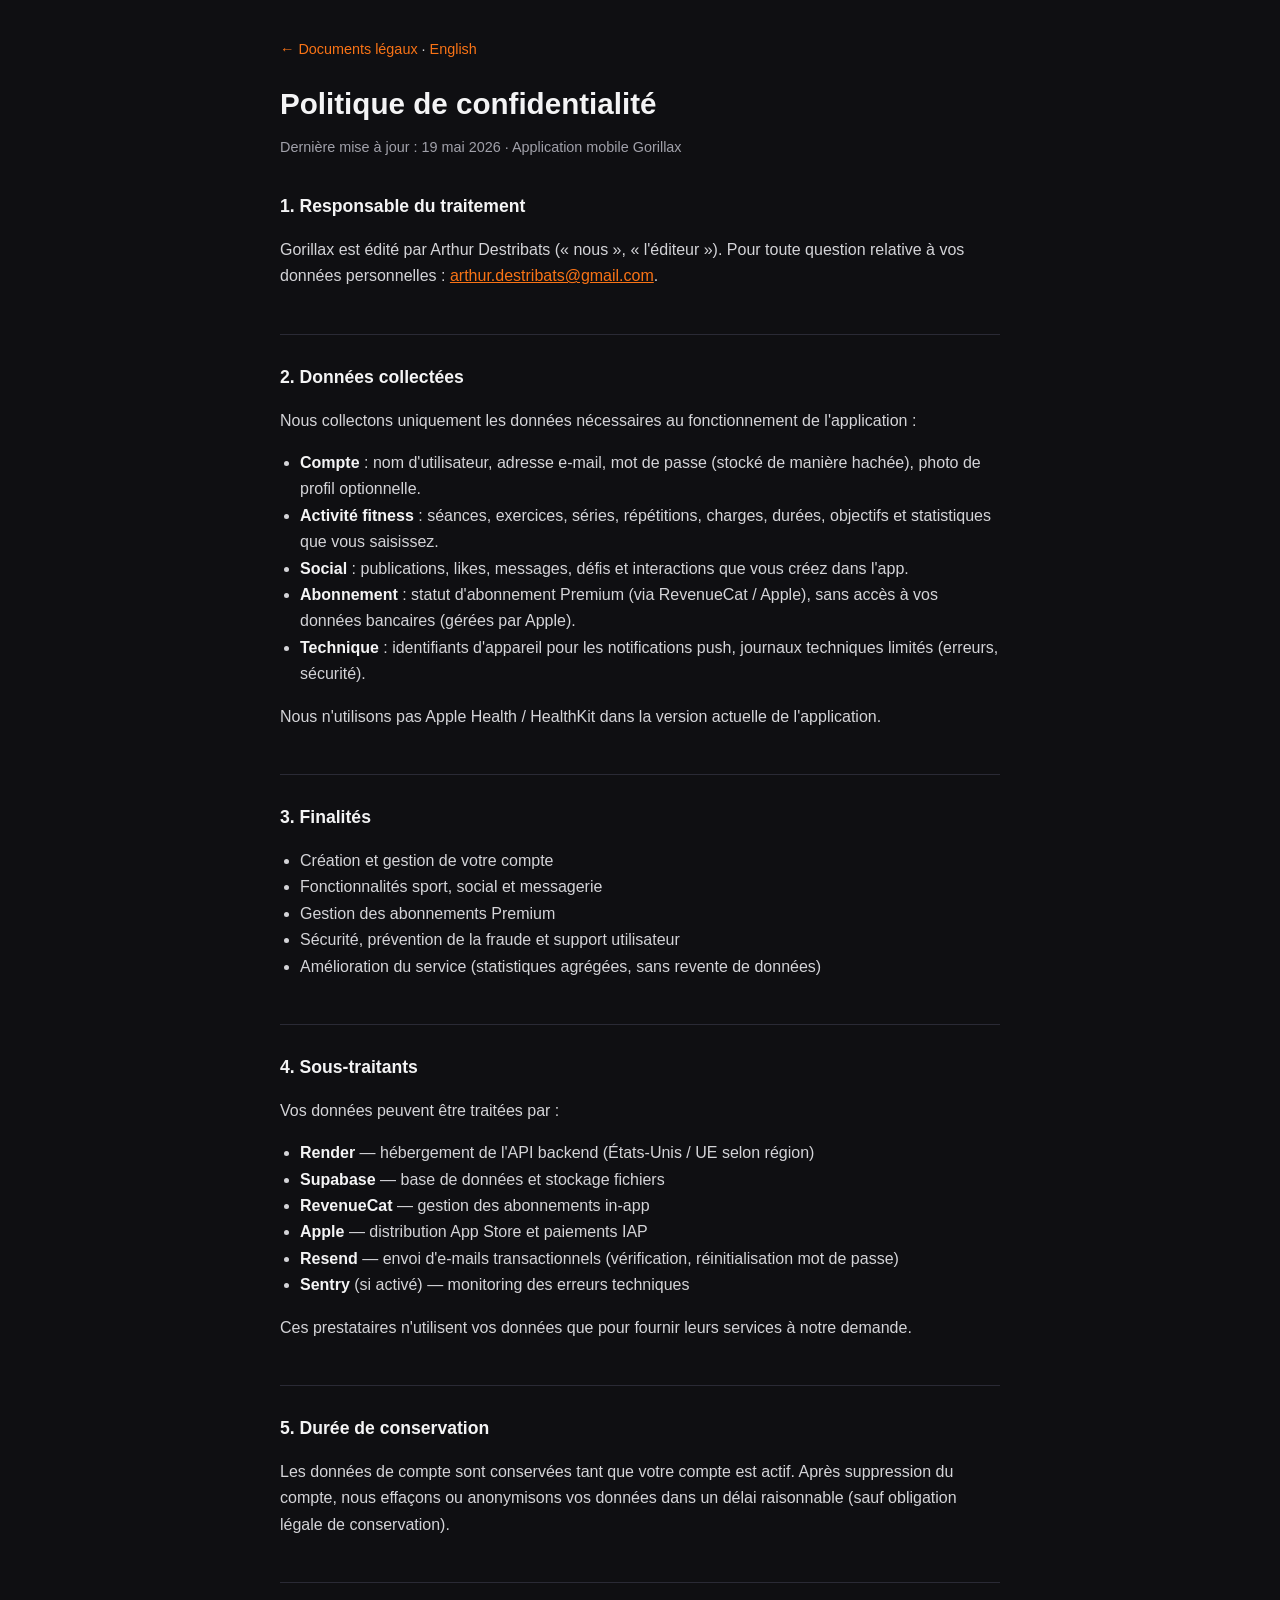
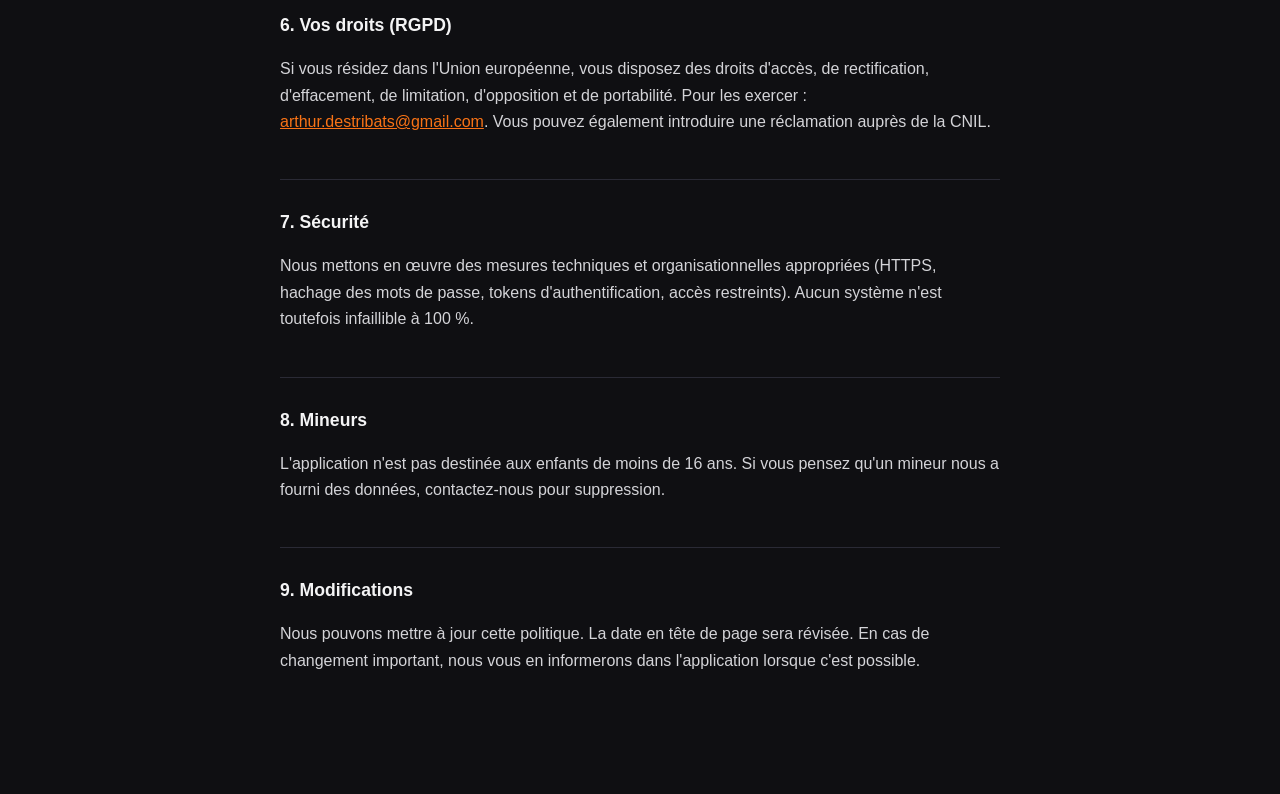
<file: privacy.html>
<!DOCTYPE html>
<html lang="fr">
<head>
  <meta charset="utf-8" />
  <meta name="viewport" content="width=device-width, initial-scale=1" />
  <title>Politique de confidentialité — Gorillax</title>
  <link rel="stylesheet" href="style.css" />
</head>
<body>
  <main class="wrap">
    <p class="back"><a href="index.html">← Documents légaux</a> · <a href="privacy-en.html">English</a></p>
    <h1>Politique de confidentialité</h1>
    <p class="meta">Dernière mise à jour : 19 mai 2026 · Application mobile Gorillax</p>

    <section>
      <h2>1. Responsable du traitement</h2>
      <p>Gorillax est édité par Arthur Destribats (« nous », « l'éditeur »). Pour toute question relative à vos données personnelles : <a href="mailto:arthur.destribats@gmail.com">arthur.destribats@gmail.com</a>.</p>
    </section>

    <section>
      <h2>2. Données collectées</h2>
      <p>Nous collectons uniquement les données nécessaires au fonctionnement de l'application :</p>
      <ul>
        <li><strong>Compte</strong> : nom d'utilisateur, adresse e-mail, mot de passe (stocké de manière hachée), photo de profil optionnelle.</li>
        <li><strong>Activité fitness</strong> : séances, exercices, séries, répétitions, charges, durées, objectifs et statistiques que vous saisissez.</li>
        <li><strong>Social</strong> : publications, likes, messages, défis et interactions que vous créez dans l'app.</li>
        <li><strong>Abonnement</strong> : statut d'abonnement Premium (via RevenueCat / Apple), sans accès à vos données bancaires (gérées par Apple).</li>
        <li><strong>Technique</strong> : identifiants d'appareil pour les notifications push, journaux techniques limités (erreurs, sécurité).</li>
      </ul>
      <p>Nous n'utilisons pas Apple Health / HealthKit dans la version actuelle de l'application.</p>
    </section>

    <section>
      <h2>3. Finalités</h2>
      <ul>
        <li>Création et gestion de votre compte</li>
        <li>Fonctionnalités sport, social et messagerie</li>
        <li>Gestion des abonnements Premium</li>
        <li>Sécurité, prévention de la fraude et support utilisateur</li>
        <li>Amélioration du service (statistiques agrégées, sans revente de données)</li>
      </ul>
    </section>

    <section>
      <h2>4. Sous-traitants</h2>
      <p>Vos données peuvent être traitées par :</p>
      <ul>
        <li><strong>Render</strong> — hébergement de l'API backend (États-Unis / UE selon région)</li>
        <li><strong>Supabase</strong> — base de données et stockage fichiers</li>
        <li><strong>RevenueCat</strong> — gestion des abonnements in-app</li>
        <li><strong>Apple</strong> — distribution App Store et paiements IAP</li>
        <li><strong>Resend</strong> — envoi d'e-mails transactionnels (vérification, réinitialisation mot de passe)</li>
        <li><strong>Sentry</strong> (si activé) — monitoring des erreurs techniques</li>
      </ul>
      <p>Ces prestataires n'utilisent vos données que pour fournir leurs services à notre demande.</p>
    </section>

    <section>
      <h2>5. Durée de conservation</h2>
      <p>Les données de compte sont conservées tant que votre compte est actif. Après suppression du compte, nous effaçons ou anonymisons vos données dans un délai raisonnable (sauf obligation légale de conservation).</p>
    </section>

    <section>
      <h2>6. Vos droits (RGPD)</h2>
      <p>Si vous résidez dans l'Union européenne, vous disposez des droits d'accès, de rectification, d'effacement, de limitation, d'opposition et de portabilité. Pour les exercer : <a href="mailto:arthur.destribats@gmail.com">arthur.destribats@gmail.com</a>. Vous pouvez également introduire une réclamation auprès de la CNIL.</p>
    </section>

    <section>
      <h2>7. Sécurité</h2>
      <p>Nous mettons en œuvre des mesures techniques et organisationnelles appropriées (HTTPS, hachage des mots de passe, tokens d'authentification, accès restreints). Aucun système n'est toutefois infaillible à 100 %.</p>
    </section>

    <section>
      <h2>8. Mineurs</h2>
      <p>L'application n'est pas destinée aux enfants de moins de 16 ans. Si vous pensez qu'un mineur nous a fourni des données, contactez-nous pour suppression.</p>
    </section>

    <section>
      <h2>9. Modifications</h2>
      <p>Nous pouvons mettre à jour cette politique. La date en tête de page sera révisée. En cas de changement important, nous vous en informerons dans l'application lorsque c'est possible.</p>
    </section>
  </main>
</body>
</html>
</file>
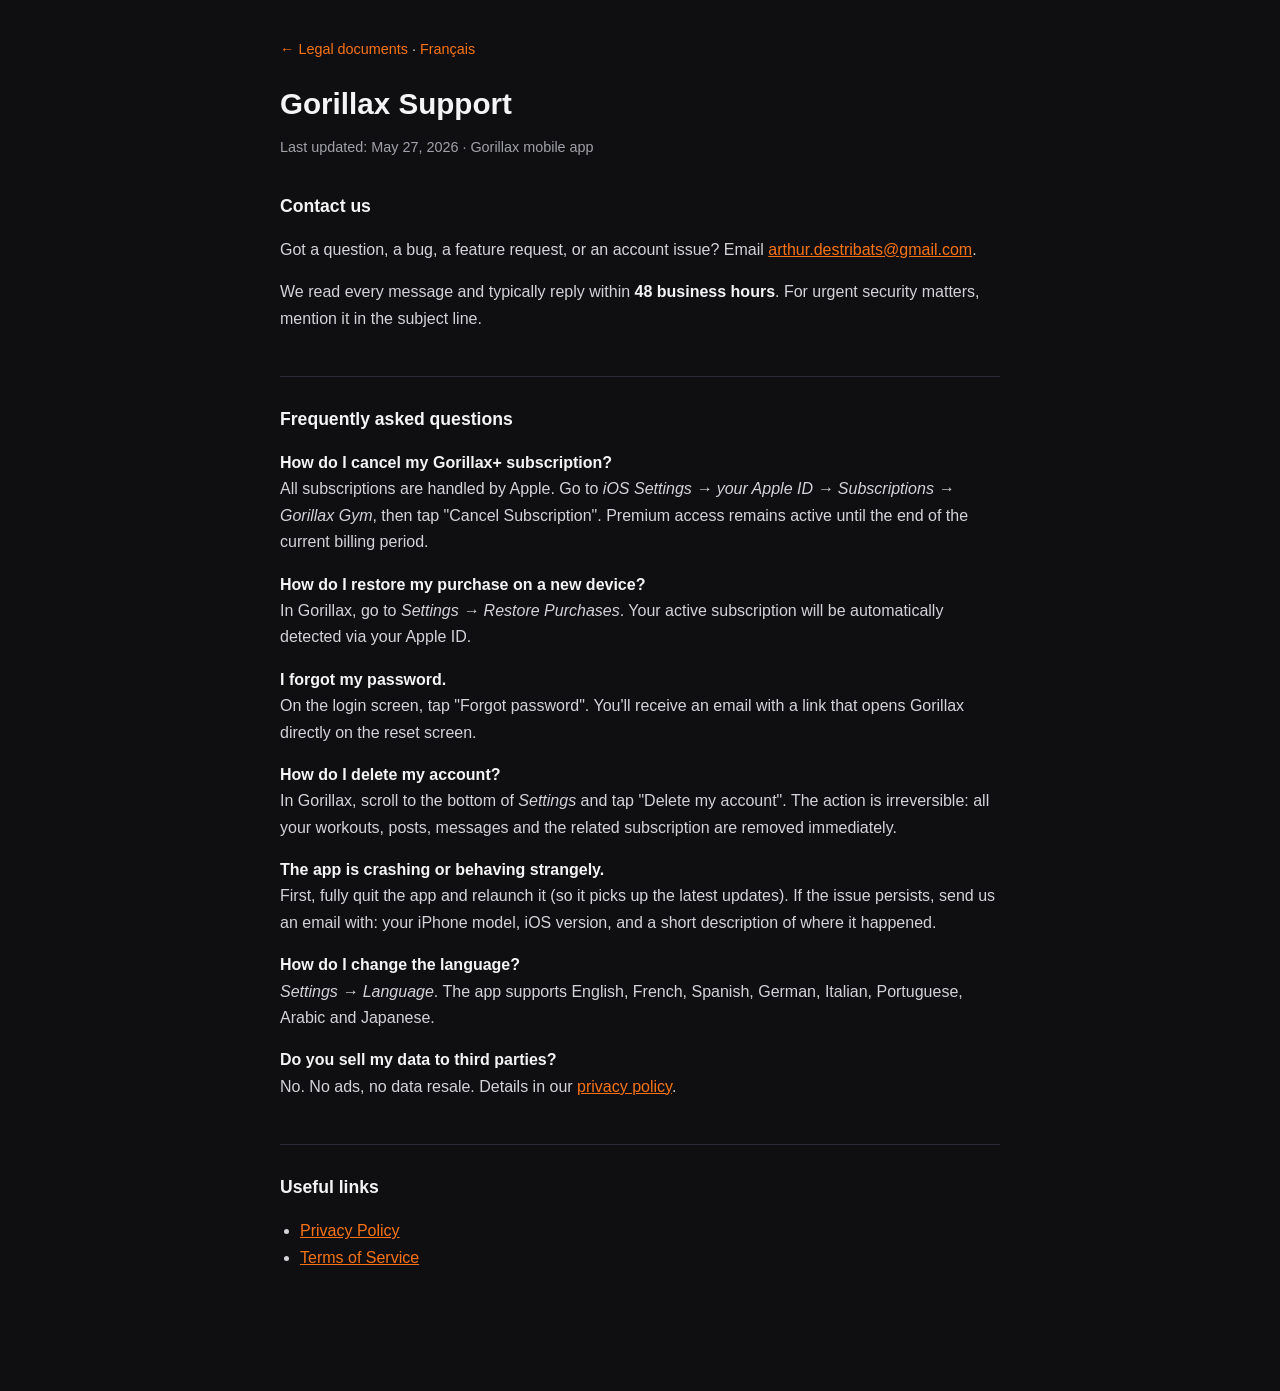
<file: support-en.html>
<!DOCTYPE html>
<html lang="en">
<head>
  <meta charset="utf-8" />
  <meta name="viewport" content="width=device-width, initial-scale=1" />
  <title>Support — Gorillax</title>
  <link rel="stylesheet" href="style.css" />
</head>
<body>
  <main class="wrap">
    <p class="back"><a href="index.html">← Legal documents</a> · <a href="support.html">Français</a></p>
    <h1>Gorillax Support</h1>
    <p class="meta">Last updated: May 27, 2026 · Gorillax mobile app</p>

    <section>
      <h2>Contact us</h2>
      <p>Got a question, a bug, a feature request, or an account issue? Email <a href="mailto:arthur.destribats@gmail.com">arthur.destribats@gmail.com</a>.</p>
      <p>We read every message and typically reply within <strong>48 business hours</strong>. For urgent security matters, mention it in the subject line.</p>
    </section>

    <section>
      <h2>Frequently asked questions</h2>
      <p><strong>How do I cancel my Gorillax+ subscription?</strong><br />
      All subscriptions are handled by Apple. Go to <em>iOS Settings → your Apple ID → Subscriptions → Gorillax Gym</em>, then tap "Cancel Subscription". Premium access remains active until the end of the current billing period.</p>

      <p><strong>How do I restore my purchase on a new device?</strong><br />
      In Gorillax, go to <em>Settings → Restore Purchases</em>. Your active subscription will be automatically detected via your Apple ID.</p>

      <p><strong>I forgot my password.</strong><br />
      On the login screen, tap "Forgot password". You'll receive an email with a link that opens Gorillax directly on the reset screen.</p>

      <p><strong>How do I delete my account?</strong><br />
      In Gorillax, scroll to the bottom of <em>Settings</em> and tap "Delete my account". The action is irreversible: all your workouts, posts, messages and the related subscription are removed immediately.</p>

      <p><strong>The app is crashing or behaving strangely.</strong><br />
      First, fully quit the app and relaunch it (so it picks up the latest updates). If the issue persists, send us an email with: your iPhone model, iOS version, and a short description of where it happened.</p>

      <p><strong>How do I change the language?</strong><br />
      <em>Settings → Language</em>. The app supports English, French, Spanish, German, Italian, Portuguese, Arabic and Japanese.</p>

      <p><strong>Do you sell my data to third parties?</strong><br />
      No. No ads, no data resale. Details in our <a href="privacy-en.html">privacy policy</a>.</p>
    </section>

    <section>
      <h2>Useful links</h2>
      <ul>
        <li><a href="privacy-en.html">Privacy Policy</a></li>
        <li><a href="terms-en.html">Terms of Service</a></li>
      </ul>
    </section>
  </main>
</body>
</html>
</file>
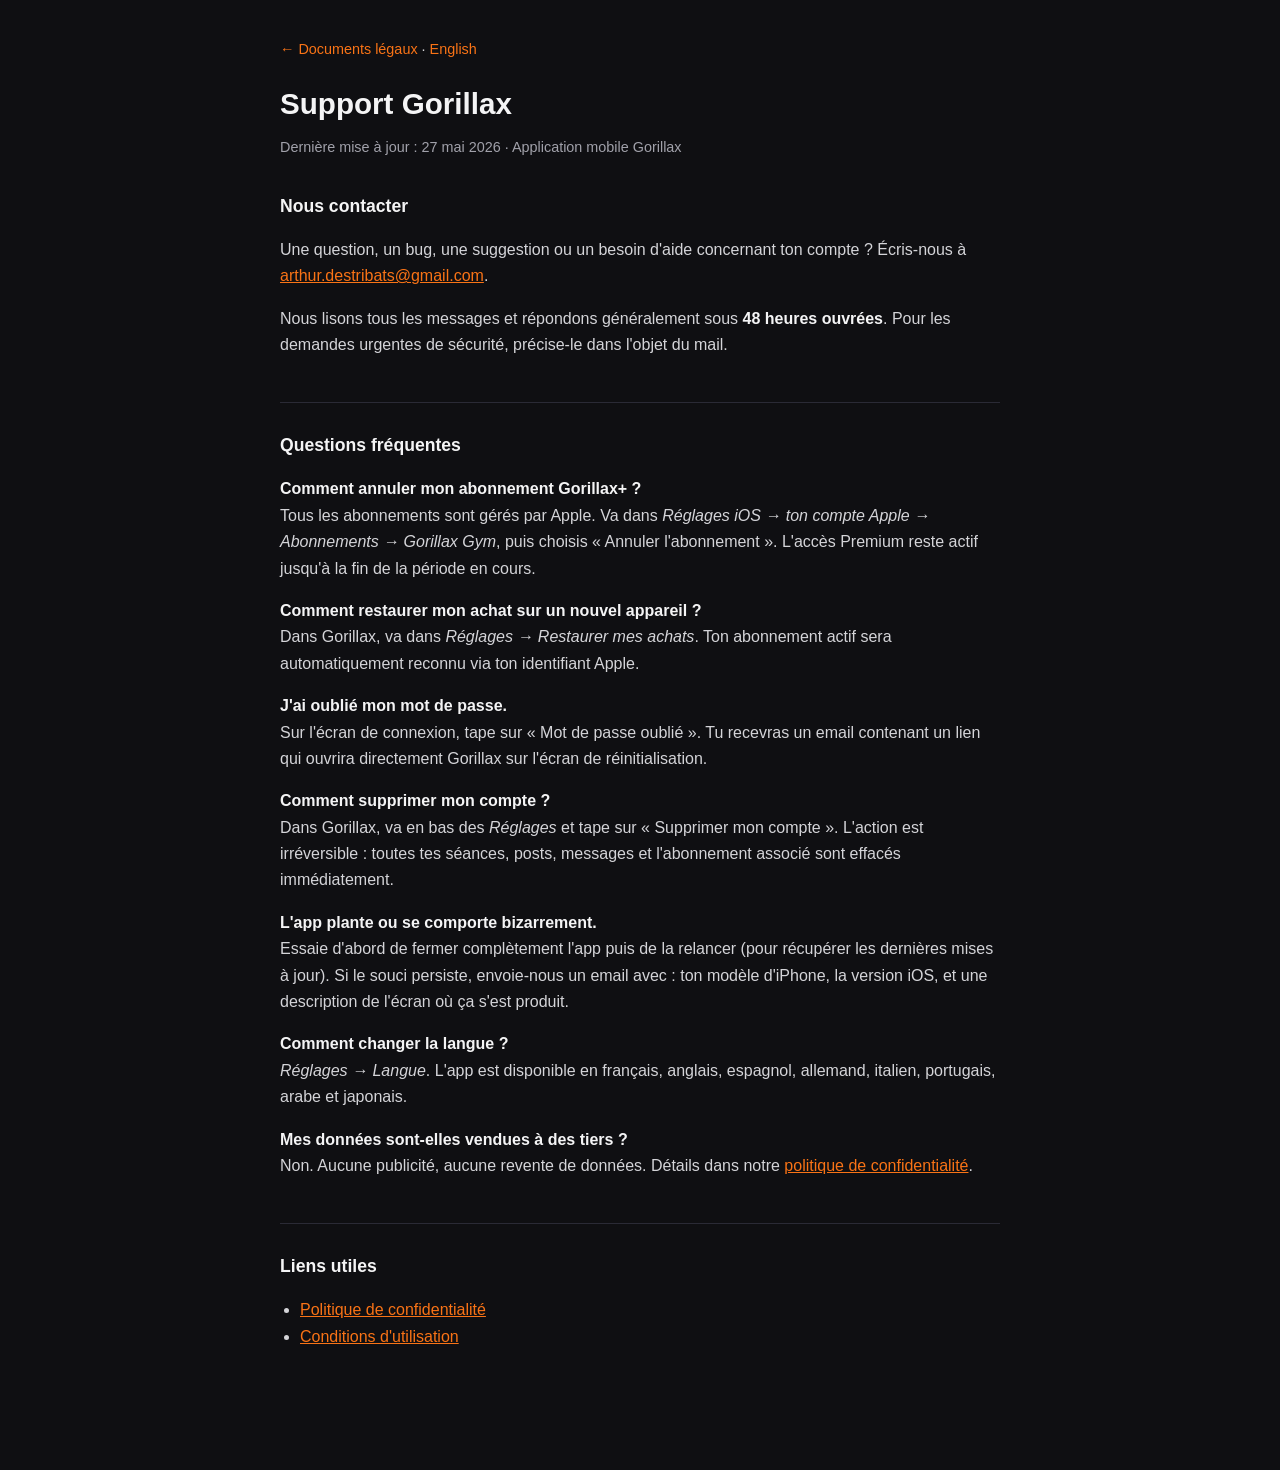
<file: support.html>
<!DOCTYPE html>
<html lang="fr">
<head>
  <meta charset="utf-8" />
  <meta name="viewport" content="width=device-width, initial-scale=1" />
  <title>Support — Gorillax</title>
  <link rel="stylesheet" href="style.css" />
</head>
<body>
  <main class="wrap">
    <p class="back"><a href="index.html">← Documents légaux</a> · <a href="support-en.html">English</a></p>
    <h1>Support Gorillax</h1>
    <p class="meta">Dernière mise à jour : 27 mai 2026 · Application mobile Gorillax</p>

    <section>
      <h2>Nous contacter</h2>
      <p>Une question, un bug, une suggestion ou un besoin d'aide concernant ton compte ? Écris-nous à <a href="mailto:arthur.destribats@gmail.com">arthur.destribats@gmail.com</a>.</p>
      <p>Nous lisons tous les messages et répondons généralement sous <strong>48 heures ouvrées</strong>. Pour les demandes urgentes de sécurité, précise-le dans l'objet du mail.</p>
    </section>

    <section>
      <h2>Questions fréquentes</h2>
      <p><strong>Comment annuler mon abonnement Gorillax+ ?</strong><br />
      Tous les abonnements sont gérés par Apple. Va dans <em>Réglages iOS → ton compte Apple → Abonnements → Gorillax Gym</em>, puis choisis « Annuler l'abonnement ». L'accès Premium reste actif jusqu'à la fin de la période en cours.</p>

      <p><strong>Comment restaurer mon achat sur un nouvel appareil ?</strong><br />
      Dans Gorillax, va dans <em>Réglages → Restaurer mes achats</em>. Ton abonnement actif sera automatiquement reconnu via ton identifiant Apple.</p>

      <p><strong>J'ai oublié mon mot de passe.</strong><br />
      Sur l'écran de connexion, tape sur « Mot de passe oublié ». Tu recevras un email contenant un lien qui ouvrira directement Gorillax sur l'écran de réinitialisation.</p>

      <p><strong>Comment supprimer mon compte ?</strong><br />
      Dans Gorillax, va en bas des <em>Réglages</em> et tape sur « Supprimer mon compte ». L'action est irréversible : toutes tes séances, posts, messages et l'abonnement associé sont effacés immédiatement.</p>

      <p><strong>L'app plante ou se comporte bizarrement.</strong><br />
      Essaie d'abord de fermer complètement l'app puis de la relancer (pour récupérer les dernières mises à jour). Si le souci persiste, envoie-nous un email avec : ton modèle d'iPhone, la version iOS, et une description de l'écran où ça s'est produit.</p>

      <p><strong>Comment changer la langue ?</strong><br />
      <em>Réglages → Langue</em>. L'app est disponible en français, anglais, espagnol, allemand, italien, portugais, arabe et japonais.</p>

      <p><strong>Mes données sont-elles vendues à des tiers ?</strong><br />
      Non. Aucune publicité, aucune revente de données. Détails dans notre <a href="privacy.html">politique de confidentialité</a>.</p>
    </section>

    <section>
      <h2>Liens utiles</h2>
      <ul>
        <li><a href="privacy.html">Politique de confidentialité</a></li>
        <li><a href="terms.html">Conditions d'utilisation</a></li>
      </ul>
    </section>
  </main>
</body>
</html>
</file>
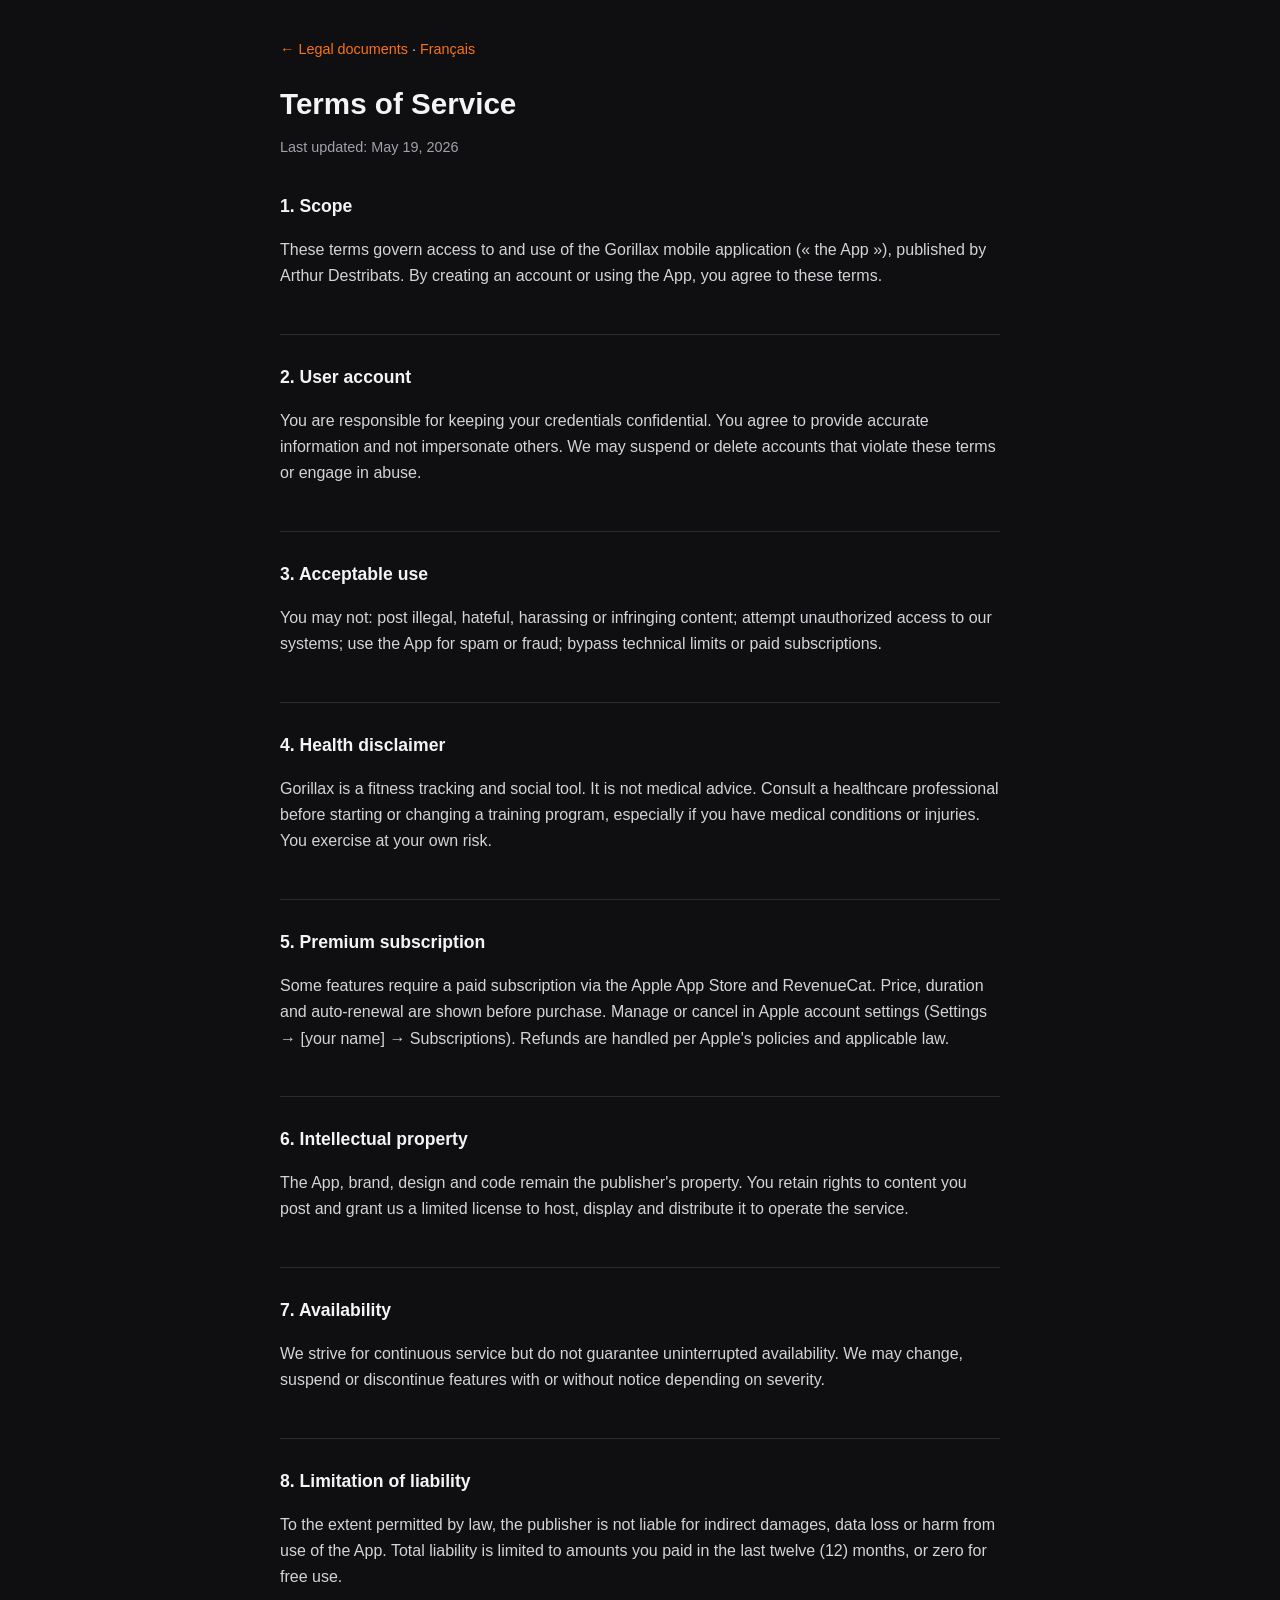
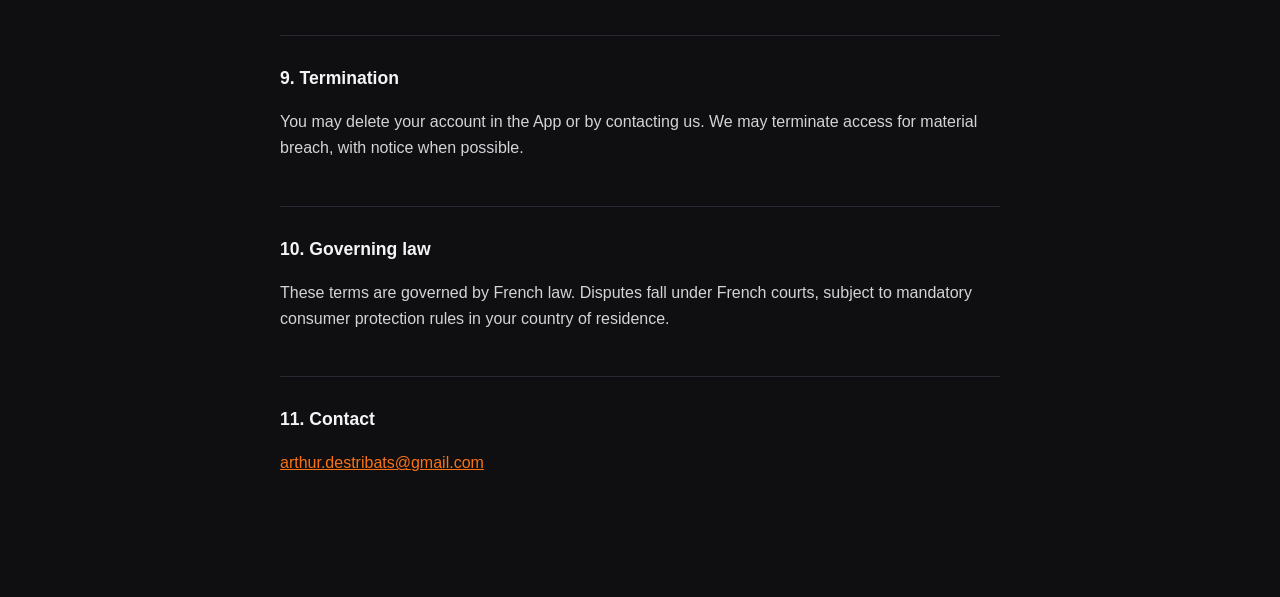
<file: terms-en.html>
<!DOCTYPE html>
<html lang="en">
<head>
  <meta charset="utf-8" />
  <meta name="viewport" content="width=device-width, initial-scale=1" />
  <title>Terms of Service — Gorillax</title>
  <link rel="stylesheet" href="style.css" />
</head>
<body>
  <main class="wrap">
    <p class="back"><a href="index.html">← Legal documents</a> · <a href="terms.html">Français</a></p>
    <h1>Terms of Service</h1>
    <p class="meta">Last updated: May 19, 2026</p>

    <section>
      <h2>1. Scope</h2>
      <p>These terms govern access to and use of the Gorillax mobile application (« the App »), published by Arthur Destribats. By creating an account or using the App, you agree to these terms.</p>
    </section>

    <section>
      <h2>2. User account</h2>
      <p>You are responsible for keeping your credentials confidential. You agree to provide accurate information and not impersonate others. We may suspend or delete accounts that violate these terms or engage in abuse.</p>
    </section>

    <section>
      <h2>3. Acceptable use</h2>
      <p>You may not: post illegal, hateful, harassing or infringing content; attempt unauthorized access to our systems; use the App for spam or fraud; bypass technical limits or paid subscriptions.</p>
    </section>

    <section>
      <h2>4. Health disclaimer</h2>
      <p>Gorillax is a fitness tracking and social tool. It is not medical advice. Consult a healthcare professional before starting or changing a training program, especially if you have medical conditions or injuries. You exercise at your own risk.</p>
    </section>

    <section>
      <h2>5. Premium subscription</h2>
      <p>Some features require a paid subscription via the Apple App Store and RevenueCat. Price, duration and auto-renewal are shown before purchase. Manage or cancel in Apple account settings (Settings → [your name] → Subscriptions). Refunds are handled per Apple's policies and applicable law.</p>
    </section>

    <section>
      <h2>6. Intellectual property</h2>
      <p>The App, brand, design and code remain the publisher's property. You retain rights to content you post and grant us a limited license to host, display and distribute it to operate the service.</p>
    </section>

    <section>
      <h2>7. Availability</h2>
      <p>We strive for continuous service but do not guarantee uninterrupted availability. We may change, suspend or discontinue features with or without notice depending on severity.</p>
    </section>

    <section>
      <h2>8. Limitation of liability</h2>
      <p>To the extent permitted by law, the publisher is not liable for indirect damages, data loss or harm from use of the App. Total liability is limited to amounts you paid in the last twelve (12) months, or zero for free use.</p>
    </section>

    <section>
      <h2>9. Termination</h2>
      <p>You may delete your account in the App or by contacting us. We may terminate access for material breach, with notice when possible.</p>
    </section>

    <section>
      <h2>10. Governing law</h2>
      <p>These terms are governed by French law. Disputes fall under French courts, subject to mandatory consumer protection rules in your country of residence.</p>
    </section>

    <section>
      <h2>11. Contact</h2>
      <p><a href="mailto:arthur.destribats@gmail.com">arthur.destribats@gmail.com</a></p>
    </section>
  </main>
</body>
</html>
</file>
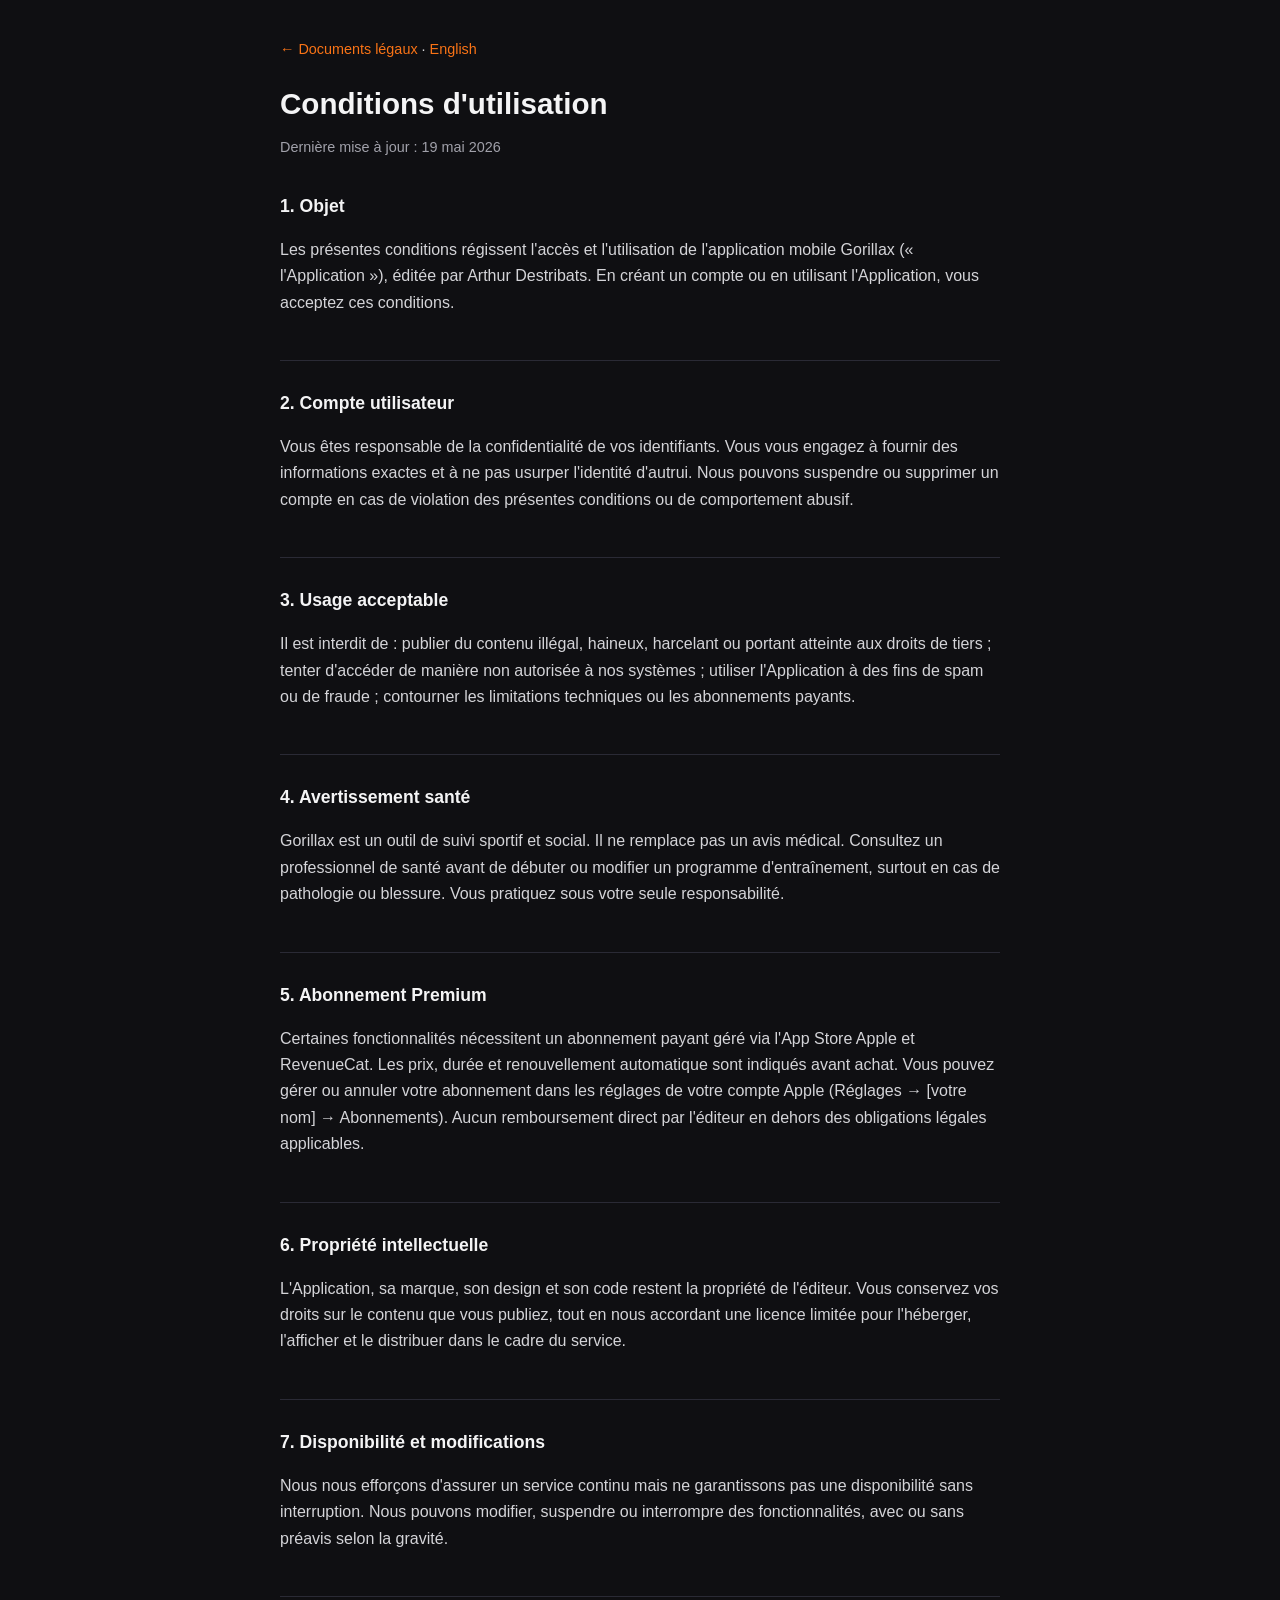
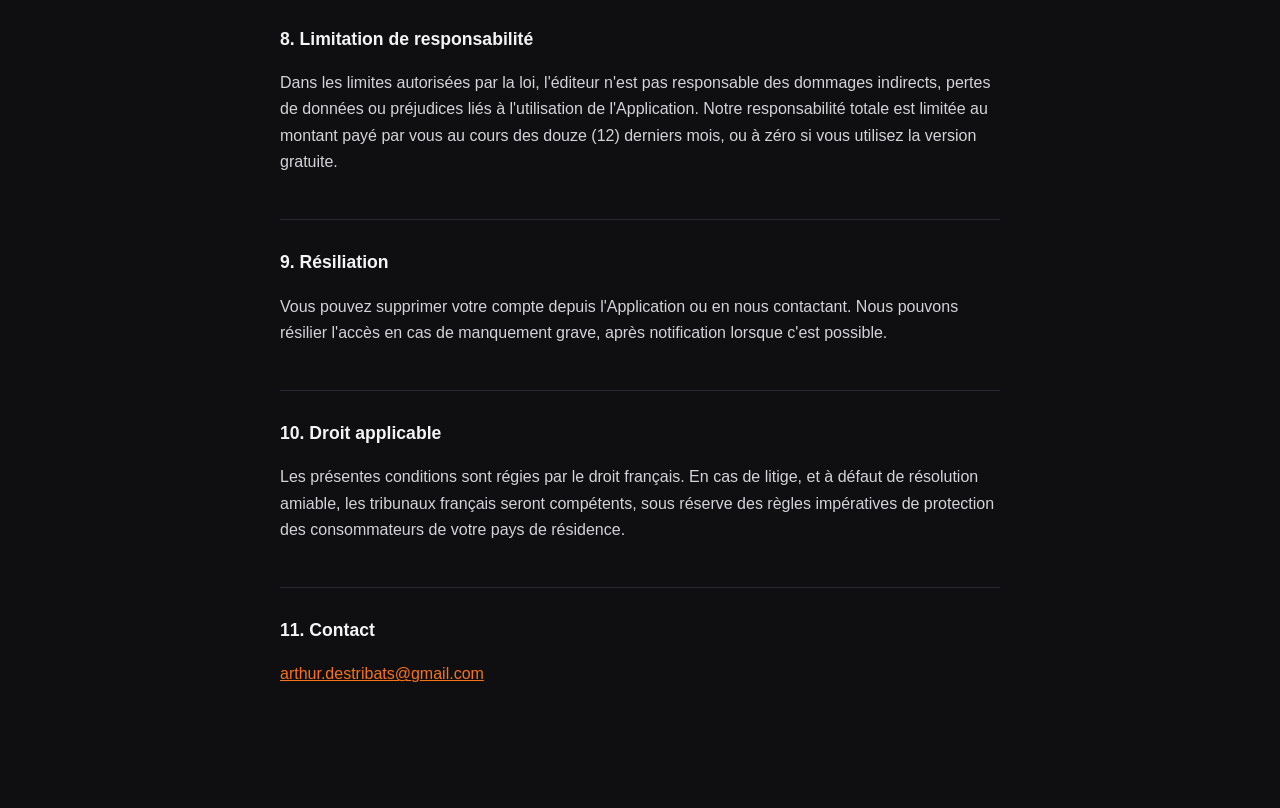
<file: terms.html>
<!DOCTYPE html>
<html lang="fr">
<head>
  <meta charset="utf-8" />
  <meta name="viewport" content="width=device-width, initial-scale=1" />
  <title>Conditions d'utilisation — Gorillax</title>
  <link rel="stylesheet" href="style.css" />
</head>
<body>
  <main class="wrap">
    <p class="back"><a href="index.html">← Documents légaux</a> · <a href="terms-en.html">English</a></p>
    <h1>Conditions d'utilisation</h1>
    <p class="meta">Dernière mise à jour : 19 mai 2026</p>

    <section>
      <h2>1. Objet</h2>
      <p>Les présentes conditions régissent l'accès et l'utilisation de l'application mobile Gorillax (« l'Application »), éditée par Arthur Destribats. En créant un compte ou en utilisant l'Application, vous acceptez ces conditions.</p>
    </section>

    <section>
      <h2>2. Compte utilisateur</h2>
      <p>Vous êtes responsable de la confidentialité de vos identifiants. Vous vous engagez à fournir des informations exactes et à ne pas usurper l'identité d'autrui. Nous pouvons suspendre ou supprimer un compte en cas de violation des présentes conditions ou de comportement abusif.</p>
    </section>

    <section>
      <h2>3. Usage acceptable</h2>
      <p>Il est interdit de : publier du contenu illégal, haineux, harcelant ou portant atteinte aux droits de tiers ; tenter d'accéder de manière non autorisée à nos systèmes ; utiliser l'Application à des fins de spam ou de fraude ; contourner les limitations techniques ou les abonnements payants.</p>
    </section>

    <section>
      <h2>4. Avertissement santé</h2>
      <p>Gorillax est un outil de suivi sportif et social. Il ne remplace pas un avis médical. Consultez un professionnel de santé avant de débuter ou modifier un programme d'entraînement, surtout en cas de pathologie ou blessure. Vous pratiquez sous votre seule responsabilité.</p>
    </section>

    <section>
      <h2>5. Abonnement Premium</h2>
      <p>Certaines fonctionnalités nécessitent un abonnement payant géré via l'App Store Apple et RevenueCat. Les prix, durée et renouvellement automatique sont indiqués avant achat. Vous pouvez gérer ou annuler votre abonnement dans les réglages de votre compte Apple (Réglages → [votre nom] → Abonnements). Aucun remboursement direct par l'éditeur en dehors des obligations légales applicables.</p>
    </section>

    <section>
      <h2>6. Propriété intellectuelle</h2>
      <p>L'Application, sa marque, son design et son code restent la propriété de l'éditeur. Vous conservez vos droits sur le contenu que vous publiez, tout en nous accordant une licence limitée pour l'héberger, l'afficher et le distribuer dans le cadre du service.</p>
    </section>

    <section>
      <h2>7. Disponibilité et modifications</h2>
      <p>Nous nous efforçons d'assurer un service continu mais ne garantissons pas une disponibilité sans interruption. Nous pouvons modifier, suspendre ou interrompre des fonctionnalités, avec ou sans préavis selon la gravité.</p>
    </section>

    <section>
      <h2>8. Limitation de responsabilité</h2>
      <p>Dans les limites autorisées par la loi, l'éditeur n'est pas responsable des dommages indirects, pertes de données ou préjudices liés à l'utilisation de l'Application. Notre responsabilité totale est limitée au montant payé par vous au cours des douze (12) derniers mois, ou à zéro si vous utilisez la version gratuite.</p>
    </section>

    <section>
      <h2>9. Résiliation</h2>
      <p>Vous pouvez supprimer votre compte depuis l'Application ou en nous contactant. Nous pouvons résilier l'accès en cas de manquement grave, après notification lorsque c'est possible.</p>
    </section>

    <section>
      <h2>10. Droit applicable</h2>
      <p>Les présentes conditions sont régies par le droit français. En cas de litige, et à défaut de résolution amiable, les tribunaux français seront compétents, sous réserve des règles impératives de protection des consommateurs de votre pays de résidence.</p>
    </section>

    <section>
      <h2>11. Contact</h2>
      <p><a href="mailto:arthur.destribats@gmail.com">arthur.destribats@gmail.com</a></p>
    </section>
  </main>
</body>
</html>
</file>
<file: landing.css>
:root {
  --bg: #0F1218;
  --panel: rgba(255, 255, 255, 0.05);
  --panel-border: rgba(255, 255, 255, 0.12);
  --panel-highlight: rgba(255, 255, 255, 0.22);
  --text: #F4F4F5;
  --muted: #A1A1AA;
  --primary: #818CF8;
  --primary-deep: #6366F1;
  --violet: #8B5CF6;
  --accent: #FF6B70;
}

* { box-sizing: border-box; }

html { scroll-behavior: smooth; }

body {
  margin: 0;
  font-family: -apple-system, BlinkMacSystemFont, "Segoe UI", Roboto, sans-serif;
  background: var(--bg);
  color: var(--text);
  line-height: 1.6;
  overflow-x: hidden;
}

/* Orbes de fond, même langage que ScreenBackground de l'app */
.orbs {
  position: fixed;
  inset: 0;
  z-index: -1;
  overflow: hidden;
  pointer-events: none;
}
.orb {
  position: absolute;
  border-radius: 50%;
  filter: blur(90px);
  opacity: 0.32;
  animation: drift 22s ease-in-out infinite alternate;
}
.orb-1 { width: 520px; height: 520px; background: #6366F1; top: -180px; right: -140px; }
.orb-2 { width: 420px; height: 420px; background: #8B5CF6; top: 42%; left: -200px; animation-duration: 28s; animation-delay: -8s; }
.orb-3 { width: 460px; height: 460px; background: #312E81; bottom: -180px; right: 8%; animation-duration: 34s; animation-delay: -16s; }

@keyframes drift {
  from { transform: translate(0, 0) scale(1); }
  to { transform: translate(46px, -34px) scale(1.08); }
}

/* Révélation au scroll (le JS ajoute .in quand l'élément entre à l'écran) */
.reveal {
  opacity: 0;
  transform: translateY(18px);
  transition: opacity 0.7s ease, transform 0.7s ease;
}
.reveal.in { opacity: 1; transform: none; }

@media (prefers-reduced-motion: reduce) {
  .orb { animation: none; }
  .reveal { opacity: 1; transform: none; transition: none; }
  html { scroll-behavior: auto; }
}

.wrap { max-width: 1080px; margin: 0 auto; padding: 0 1.25rem; }

/* ===== Header ===== */
header {
  display: flex;
  align-items: center;
  justify-content: space-between;
  padding: 1.1rem 0;
}
.brand {
  display: flex;
  align-items: center;
  gap: 0.65rem;
  text-decoration: none;
  color: var(--text);
  font-weight: 800;
  font-size: 1.15rem;
  letter-spacing: 0.01em;
}
.brand img { width: 38px; height: 38px; border-radius: 9px; }
.lang-switch {
  font-size: 0.85rem;
  color: var(--muted);
  text-decoration: none;
  padding: 0.4rem 0.85rem;
  border: 1px solid var(--panel-border);
  border-radius: 999px;
  background: var(--panel);
}
.lang-switch:hover { border-color: var(--primary); color: var(--text); }

/* ===== Hero ===== */
.hero {
  display: grid;
  grid-template-columns: 1.15fr 0.85fr;
  gap: 2.5rem;
  align-items: center;
  padding: 3rem 0 4rem;
}
.hero h1 {
  font-size: clamp(2rem, 5vw, 3.1rem);
  line-height: 1.12;
  margin: 0 0 1rem;
  letter-spacing: -0.02em;
}
.hero h1 .grad {
  background: linear-gradient(90deg, #818CF8, #A78BFA, #C4B5FD);
  -webkit-background-clip: text;
  background-clip: text;
  color: transparent;
}
.hero .pitch {
  color: #D4D4D8;
  font-size: 1.08rem;
  margin: 0 0 1.6rem;
  max-width: 34rem;
}
.badges { display: flex; align-items: center; gap: 1rem; flex-wrap: wrap; }
.badges img.store { height: 54px; display: block; }
.hero-points {
  display: flex;
  gap: 0.5rem 1.4rem;
  flex-wrap: wrap;
  list-style: none;
  padding: 0;
  margin: 1.6rem 0 0;
  color: var(--muted);
  font-size: 0.92rem;
}
.hero-points li::before { content: "✓ "; color: var(--primary); font-weight: 700; }

.phone {
  width: min(300px, 72vw);
  margin: 0 auto;
  border-radius: 42px;
  padding: 10px;
  background: linear-gradient(160deg, rgba(255,255,255,0.16), rgba(255,255,255,0.05));
  border: 1px solid var(--panel-border);
  box-shadow: 0 30px 80px rgba(99, 102, 241, 0.35), 0 8px 28px rgba(0, 0, 0, 0.55);
}
.phone img { width: 100%; display: block; border-radius: 34px; }

/* ===== Sections ===== */
section { padding: 3.2rem 0; }
.kicker {
  color: var(--primary);
  font-size: 0.8rem;
  font-weight: 800;
  text-transform: uppercase;
  letter-spacing: 0.14em;
  margin: 0 0 0.5rem;
}
h2 { font-size: clamp(1.5rem, 3.4vw, 2.1rem); margin: 0 0 1.9rem; letter-spacing: -0.01em; }

.grid {
  display: grid;
  grid-template-columns: repeat(3, 1fr);
  gap: 1rem;
}
.card {
  background: var(--panel);
  border: 1px solid var(--panel-border);
  border-top-color: var(--panel-highlight);
  border-radius: 20px;
  padding: 1.35rem 1.3rem;
  transition: transform 0.25s ease, border-color 0.25s ease, box-shadow 0.25s ease;
}
.card:hover {
  transform: translateY(-4px);
  border-color: rgba(129, 140, 248, 0.45);
  box-shadow: 0 14px 38px rgba(99, 102, 241, 0.18);
}
.card .ico {
  width: 42px;
  height: 42px;
  display: flex;
  align-items: center;
  justify-content: center;
  font-size: 1.25rem;
  border-radius: 12px;
  background: linear-gradient(135deg, #6366F1, #8B5CF6);
  margin-bottom: 0.85rem;
}
.card h3 { margin: 0 0 0.4rem; font-size: 1.02rem; }
.card p { margin: 0; color: var(--muted); font-size: 0.92rem; }

/* ===== Screenshots ===== */
.shots {
  display: flex;
  gap: 1.1rem;
  overflow-x: auto;
  padding: 0.5rem 0.2rem 1.4rem;
  scroll-snap-type: x mandatory;
  -webkit-overflow-scrolling: touch;
}
.shots figure {
  flex: 0 0 auto;
  margin: 0;
  scroll-snap-align: start;
  text-align: center;
}
.shots img {
  width: 218px;
  border-radius: 26px;
  border: 1px solid var(--panel-border);
  box-shadow: 0 14px 40px rgba(0, 0, 0, 0.5);
  display: block;
}
.shots figcaption { color: var(--muted); font-size: 0.85rem; margin-top: 0.6rem; }

/* ===== Bande de stats ===== */
.statband {
  display: grid;
  grid-template-columns: repeat(4, 1fr);
  gap: 1rem;
  background: var(--panel);
  border: 1px solid var(--panel-border);
  border-top-color: var(--panel-highlight);
  border-radius: 20px;
  padding: 1.3rem 1rem;
  text-align: center;
}
.statband .num {
  display: block;
  font-size: 1.5rem;
  font-weight: 800;
  background: linear-gradient(90deg, #818CF8, #A78BFA);
  -webkit-background-clip: text;
  background-clip: text;
  color: transparent;
}
.statband .lbl { color: var(--muted); font-size: 0.85rem; }

/* ===== 3 étapes ===== */
.steps { display: grid; grid-template-columns: repeat(3, 1fr); gap: 1rem; }
.step {
  background: var(--panel);
  border: 1px solid var(--panel-border);
  border-top-color: var(--panel-highlight);
  border-radius: 20px;
  padding: 1.35rem 1.3rem;
}
.step .n {
  display: inline-flex;
  align-items: center;
  justify-content: center;
  width: 34px;
  height: 34px;
  border-radius: 50%;
  font-weight: 800;
  color: #fff;
  background: linear-gradient(135deg, #6366F1, #8B5CF6);
  margin-bottom: 0.8rem;
}
.step h3 { margin: 0 0 0.4rem; font-size: 1.02rem; }
.step p { margin: 0; color: var(--muted); font-size: 0.92rem; }

/* ===== FAQ ===== */
.faq details {
  background: var(--panel);
  border: 1px solid var(--panel-border);
  border-top-color: var(--panel-highlight);
  border-radius: 16px;
  padding: 0.95rem 1.2rem;
  margin-bottom: 0.7rem;
}
.faq summary {
  cursor: pointer;
  font-weight: 700;
  list-style: none;
  display: flex;
  justify-content: space-between;
  align-items: center;
  gap: 1rem;
}
.faq summary::-webkit-details-marker { display: none; }
.faq summary::after { content: "+"; color: var(--primary); font-size: 1.25rem; font-weight: 600; }
.faq details[open] summary::after { content: "–"; }
.faq details p { color: var(--muted); font-size: 0.94rem; margin: 0.7rem 0 0.2rem; }
.faq details a { color: var(--primary); }

/* ===== CTA finale (mascotte + QR) ===== */
.cta {
  display: grid;
  grid-template-columns: 0.9fr 1.1fr;
  align-items: center;
  gap: 1.5rem;
  background: var(--panel);
  border: 1px solid var(--panel-border);
  border-top-color: var(--panel-highlight);
  border-radius: 28px;
  padding: 0;
  margin: 1rem 0 0;
  overflow: hidden;
}
.cta-mascot {
  align-self: stretch;
  min-height: 320px;
  background: url("assets/mascot.jpg") center 22% / cover no-repeat;
  -webkit-mask-image: linear-gradient(to right, black 62%, transparent);
  mask-image: linear-gradient(to right, black 62%, transparent);
}
.cta-body { text-align: left; padding: 2.4rem 2rem 2.4rem 0; }
.cta h2 { margin-bottom: 0.6rem; }
.cta p { color: var(--muted); margin: 0 0 1.6rem; }
.cta .badges { justify-content: flex-start; align-items: center; gap: 1.4rem; }
.qr {
  background: #fff;
  border-radius: 14px;
  padding: 9px;
  width: 92px;
  height: 92px;
  display: block;
}
.qr img { width: 100%; height: 100%; display: block; }
.qr-hint { color: var(--muted); font-size: 0.78rem; margin-top: 0.5rem; text-align: center; }

@media (max-width: 700px) {
  .cta { grid-template-columns: 1fr; }
  .cta-mascot {
    min-height: 230px;
    -webkit-mask-image: linear-gradient(to bottom, black 55%, transparent);
    mask-image: linear-gradient(to bottom, black 55%, transparent);
  }
  .cta-body { padding: 0 1.5rem 2.2rem; text-align: center; }
  .cta .badges { justify-content: center; }
  .qr-wrap { display: none; }
}

/* ===== Footer ===== */
footer {
  margin-top: 3.5rem;
  padding: 2.2rem 0 2.8rem;
  border-top: 1px solid var(--panel-border);
  color: var(--muted);
  font-size: 0.88rem;
}
.foot-row {
  display: flex;
  justify-content: space-between;
  gap: 1rem;
  flex-wrap: wrap;
  align-items: center;
}
.foot-links { display: flex; gap: 1.2rem; flex-wrap: wrap; }
footer a { color: var(--muted); text-decoration: none; }
footer a:hover { color: var(--text); }

@media (max-width: 820px) {
  .hero { grid-template-columns: 1fr; padding: 2rem 0 3rem; text-align: center; }
  .hero .pitch { margin-left: auto; margin-right: auto; }
  .badges { justify-content: center; }
  .hero-points { justify-content: center; }
  .grid { grid-template-columns: 1fr 1fr; }
  .steps { grid-template-columns: 1fr; }
  .statband { grid-template-columns: 1fr 1fr; gap: 1.2rem 0.5rem; }
}
@media (max-width: 540px) {
  .grid { grid-template-columns: 1fr; }
}
</file>
<file: style.css>
:root {
  --bg: #0f0f12;
  --card: #1a1a22;
  --text: #f4f4f5;
  --muted: #a1a1aa;
  --accent: #f97316;
  --border: #2a2a35;
}

* { box-sizing: border-box; }

body {
  margin: 0;
  font-family: -apple-system, BlinkMacSystemFont, "Segoe UI", Roboto, sans-serif;
  background: var(--bg);
  color: var(--text);
  line-height: 1.65;
  padding: 1.5rem 1rem 3rem;
}

.wrap {
  max-width: 720px;
  margin: 0 auto;
}

.back {
  font-size: 0.9rem;
  margin-bottom: 1.5rem;
}

.back a {
  color: var(--accent);
  text-decoration: none;
}

h1 {
  font-size: 1.85rem;
  line-height: 1.2;
  margin: 0 0 0.5rem;
}

.meta {
  color: var(--muted);
  font-size: 0.9rem;
  margin-bottom: 2rem;
}

section {
  margin-bottom: 1.75rem;
  padding-bottom: 1.75rem;
  border-bottom: 1px solid var(--border);
}

section:last-child {
  border-bottom: none;
}

h2 {
  font-size: 1.1rem;
  margin: 0 0 0.75rem;
  color: var(--text);
}

p, li {
  color: #d4d4d8;
}

ul {
  padding-left: 1.25rem;
}

a {
  color: var(--accent);
}

strong {
  color: var(--text);
}
</file>
